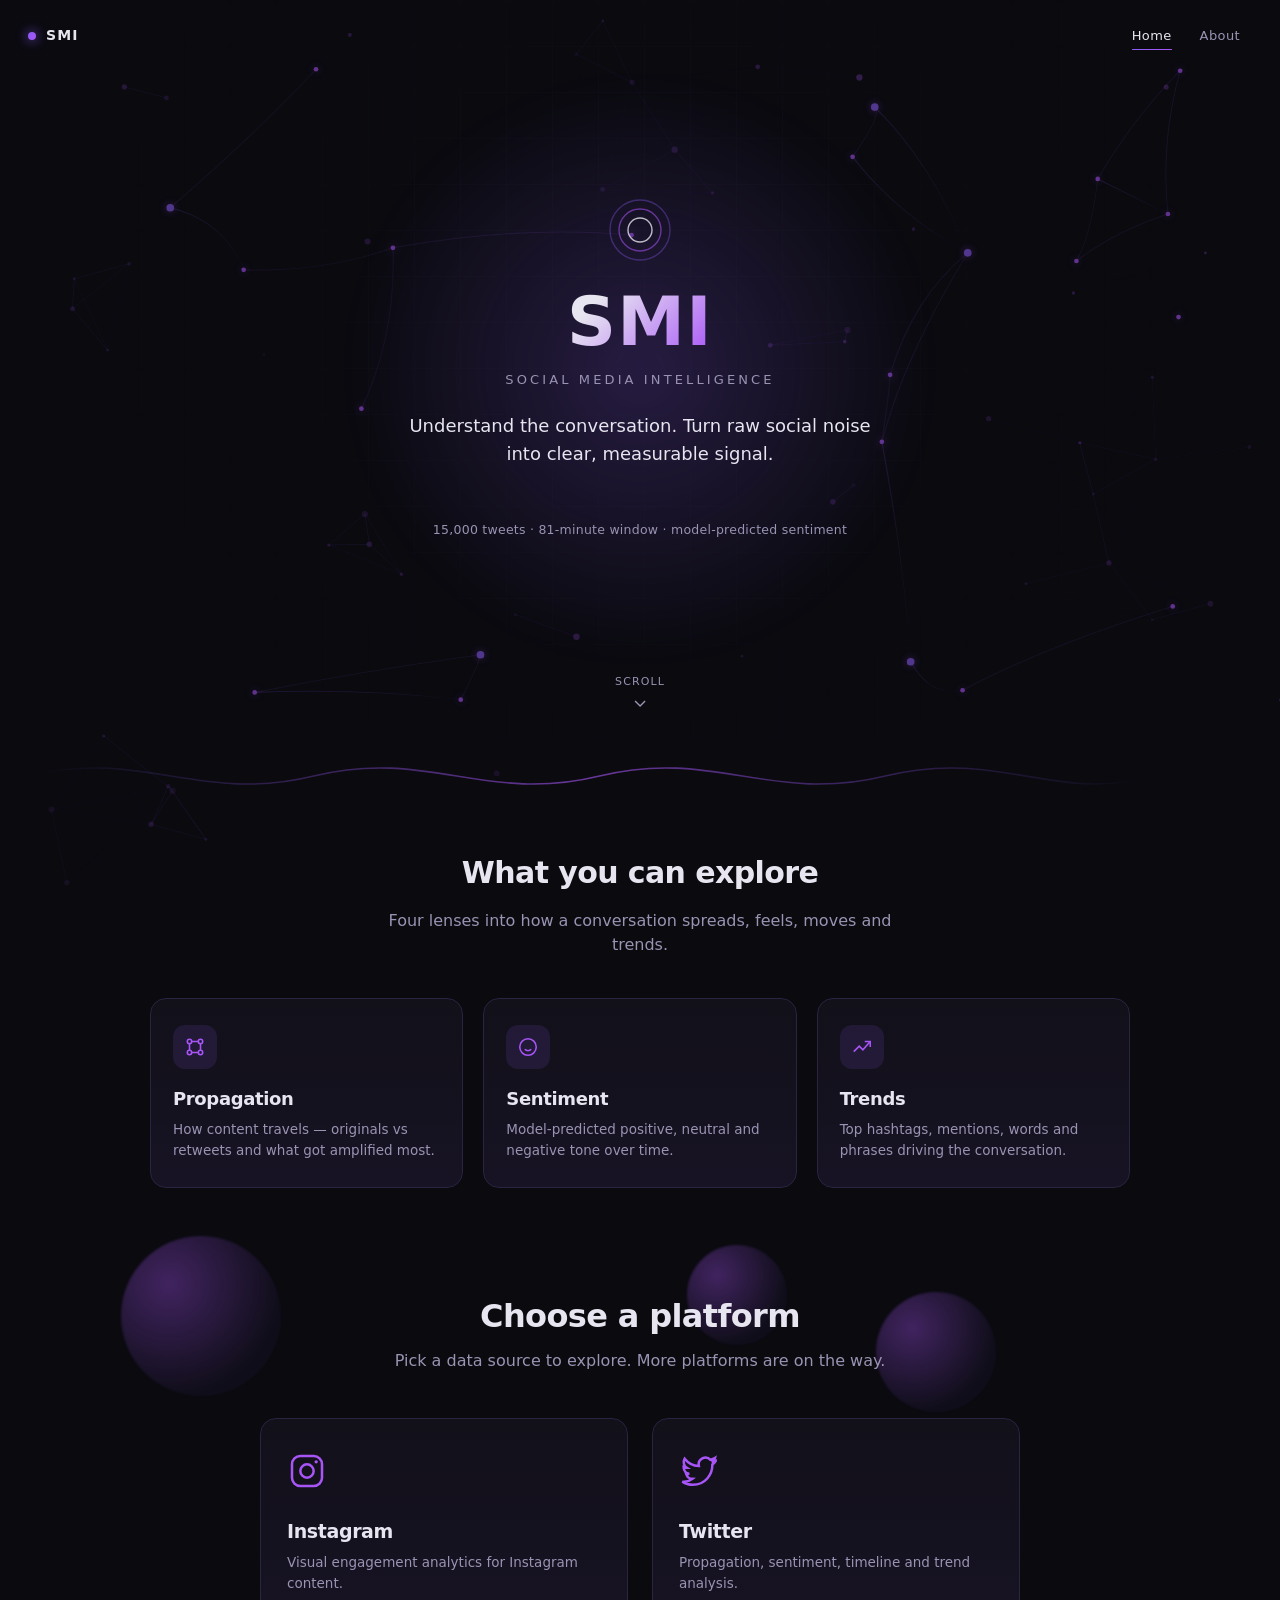
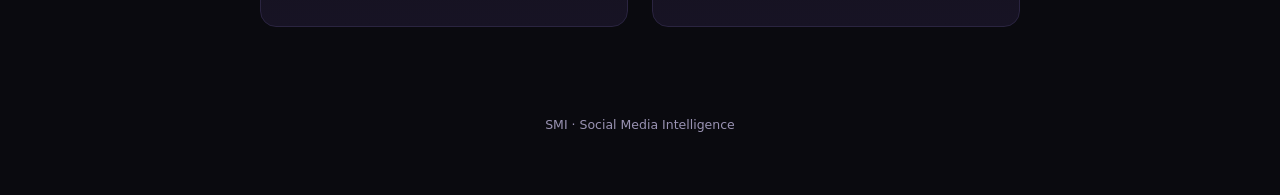
<file: Frontend/index.html>
<!DOCTYPE html>
<html lang="en">
<head>
<meta charset="UTF-8" />
<meta name="viewport" content="width=device-width, initial-scale=1.0, maximum-scale=1.0, user-scalable=no, viewport-fit=cover" />
<title>SMI — Social Media Intelligence</title>
<style>
/* ============================================================
   SMI — theme tokens
   ============================================================ */
:root{
  --bg:#0a0a0f; --surface:#121019; --surface-2:#171324; --border:#2a2440;
  --accent:#8b5cf6; --accent-2:#a855f7; --accent-soft:rgba(139,92,246,.12);
  --text:#e7e5f0; --text-dim:#9a93b3;
  --positive:#34d399; --negative:#f87171;
  --ease:cubic-bezier(.22,1,.36,1); --dur-fast:180ms; --dur-med:320ms; --dur-slow:650ms;
}
*{box-sizing:border-box}
html{scroll-behavior:smooth}
body{
  margin:0; position:relative; z-index:0; background:var(--bg); color:var(--text);
  font-family:"Inter","Geist",system-ui,-apple-system,"Segoe UI",sans-serif;
  line-height:1.55; -webkit-font-smoothing:antialiased; min-height:100vh;
  overflow-x:hidden;
  animation:page-fade-in var(--dur-slow) var(--ease) both;
}
@keyframes page-fade-in{from{opacity:0;transform:translateY(10px)}to{opacity:1;transform:none}}
body.is-leaving{opacity:0;transform:translateY(-6px);transition:opacity .32s var(--ease),transform .32s var(--ease)}
h1,h2,h3,h4{font-weight:700;letter-spacing:-.02em;margin:0 0 .4em 0;color:var(--text)}
a{color:inherit;text-decoration:none}
p{color:var(--text-dim);margin:0 0 1em 0}
.container{max-width:1180px;margin:0 auto;padding:0 28px;position:relative;z-index:1}

/* ---------------- Header (no bar — flows with the page) ---------------- */
.site-header{
  position:absolute; top:0; left:0; right:0; z-index:40;
  display:flex; align-items:center; justify-content:space-between;
  padding:20px 28px;
}
.site-header .brand{display:flex;align-items:center;gap:10px;font-weight:700;letter-spacing:.08em;font-size:14px;text-transform:uppercase;color:var(--text)}
.site-header .brand .dot{width:8px;height:8px;border-radius:50%;background:linear-gradient(135deg,var(--accent),var(--accent-2));box-shadow:0 0 12px var(--accent)}
.site-header .header-nav{display:flex;align-items:center;gap:4px}
.site-header .nav-link{
  position:relative; font-size:13px; letter-spacing:.03em; color:var(--text-dim);
  padding:6px 12px; border-radius:999px;
  transition:color var(--dur-fast) var(--ease), background var(--dur-fast) var(--ease);
}
.site-header .nav-link:hover{color:var(--text); background:var(--accent-soft)}
.site-header .nav-link.active{color:var(--text)}
.site-header .nav-link.active::after{
  content:""; position:absolute; left:12px; right:12px; bottom:2px; height:1px;
  background:linear-gradient(90deg,var(--accent),var(--accent-2)); border-radius:1px;
}

/* ---------------- Ambient network canvas (whole page) ---------------- */
#bg-canvas{position:fixed;inset:0;z-index:-2;pointer-events:none}

/* ---------------- Drifting engagement glyphs (whole page) ---------------- */
#signal-field{position:fixed;inset:0;z-index:-1;pointer-events:none;overflow:hidden}
.signal-glyph{position:absolute;bottom:-40px;opacity:0;filter:drop-shadow(0 0 6px rgba(139,92,246,.25));animation:signal-rise linear infinite}
@keyframes signal-rise{
  0%{transform:translateY(0) scale(.8) rotate(0deg);opacity:0}
  8%{opacity:.55}
  85%{opacity:.35}
  100%{transform:translateY(-115vh) scale(1.05) rotate(8deg);opacity:0}
}

/* ---------------- Hero ---------------- */
.hero{position:relative;min-height:82vh;display:flex;flex-direction:column;align-items:center;justify-content:center;text-align:center;padding:40px 24px;overflow:hidden}
.hero-glow{position:absolute;top:50%;left:50%;width:640px;height:640px;transform:translate(-50%,-50%);background:radial-gradient(circle,rgba(139,92,246,.22),transparent 65%);filter:blur(10px);animation:pulse-glow 7s ease-in-out infinite;pointer-events:none}
@keyframes pulse-glow{0%,100%{opacity:.7;transform:translate(-50%,-50%) scale(1)}50%{opacity:1;transform:translate(-50%,-50%) scale(1.08)}}
.hero-grid{position:absolute;inset:0;background-image:linear-gradient(var(--border) 1px,transparent 1px),linear-gradient(90deg,var(--border) 1px,transparent 1px);background-size:46px 46px;opacity:.16;-webkit-mask-image:radial-gradient(circle at 50% 38%,#000 0%,transparent 68%);mask-image:radial-gradient(circle at 50% 38%,#000 0%,transparent 68%);pointer-events:none}

/* constellation graph behind the hero copy — the page's signature element */
.hero-constellation{position:absolute;inset:0;width:100%;height:100%;overflow:visible;pointer-events:none;opacity:.55}
.hc-edge{fill:none;stroke:url(#hcEdgeGrad);stroke-width:1;opacity:.5}
.hc-node{fill:var(--accent-2);filter:drop-shadow(0 0 4px rgba(168,85,247,.6))}
.hc-node.big{fill:var(--accent)}
.hc-node.pulse{animation:hc-pulse 3.2s ease-in-out infinite}
@keyframes hc-pulse{0%,100%{opacity:.5;r:2.4}50%{opacity:1;r:3.4}}

.mark{position:relative;display:flex;gap:6px;margin-bottom:26px;animation:float-mark 6s ease-in-out infinite;z-index:1}
@keyframes float-mark{0%,100%{transform:translateY(0)}50%{transform:translateY(-6px)}}
.mark svg{display:block}
.hero-eyebrow{position:relative;z-index:1;font-size:12px;letter-spacing:.28em;text-transform:uppercase;color:var(--accent-2);margin-bottom:18px}
.wordmark{position:relative;z-index:1;font-size:clamp(40px,8vw,68px);font-weight:700;letter-spacing:.02em;line-height:1;background:linear-gradient(135deg,var(--text) 20%,var(--accent-2) 100%);-webkit-background-clip:text;background-clip:text;-webkit-text-fill-color:transparent}
.wordmark-sub{position:relative;z-index:1;margin-top:14px;font-size:13px;letter-spacing:.24em;text-transform:uppercase;color:var(--text-dim)}
.tagline{position:relative;z-index:1;margin-top:22px;font-size:18px;color:var(--text);font-weight:400;max-width:480px}
.hero-actions{position:relative;z-index:1;margin-top:34px;display:flex;flex-direction:column;align-items:center;gap:16px}
.hero-meta{font-size:12.5px;letter-spacing:.02em;color:var(--text-dim)}

.btn{display:inline-flex;align-items:center;justify-content:center;gap:8px;font-family:inherit;font-weight:600;font-size:14px;padding:12px 24px;border-radius:999px;border:1px solid var(--accent);background:transparent;color:var(--text);cursor:pointer;position:relative;overflow:hidden;transition:color var(--dur-fast) var(--ease),border-color var(--dur-fast) var(--ease),box-shadow var(--dur-fast) var(--ease),transform var(--dur-fast) var(--ease)}
.btn::before{content:"";position:absolute;inset:0;background:linear-gradient(135deg,var(--accent),var(--accent-2));opacity:0;transition:opacity var(--dur-fast) var(--ease);z-index:-1}
.btn:hover{box-shadow:0 0 24px rgba(139,92,246,.35);transform:translateY(-2px)}
.btn:hover::before{opacity:.16}
.btn:active{transform:translateY(0)}
.btn:focus-visible{outline:2px solid var(--accent-2);outline-offset:3px}

.scroll-cue{position:absolute;bottom:28px;left:50%;transform:translateX(-50%);display:flex;flex-direction:column;align-items:center;gap:6px;font-size:11px;letter-spacing:.1em;text-transform:uppercase;color:var(--text-dim);animation:bob 2.2s ease-in-out infinite}
@keyframes bob{0%,100%{transform:translate(-50%,0)}50%{transform:translate(-50%,6px)}}
@media (min-width:961px){.scroll-cue{animation:none}}

/* reveal-on-scroll */
.reveal{opacity:0;transform:translateY(16px);transition:opacity var(--dur-slow) var(--ease),transform var(--dur-slow) var(--ease)}
.reveal.is-visible{opacity:1;transform:translateY(0)}

/* ---------------- Capabilities ---------------- */
.capabilities{position:relative;padding:36px 0 44px 0;overflow:visible}
.cap-field{position:absolute;inset:-20px 0 0 0;pointer-events:none;overflow:visible;z-index:0}
.cap-chip{position:absolute;padding:6px 12px;border:1px solid var(--border);border-radius:999px;background:rgba(23,19,36,.5);color:var(--text-dim);font-size:11.5px;letter-spacing:.02em;white-space:nowrap;opacity:0;animation:chip-drift 16s ease-in-out infinite}
@keyframes chip-drift{0%{opacity:0;transform:translate(0,10px)}10%{opacity:.5}50%{opacity:.7;transform:translate(var(--dx,14px),-8px)}90%{opacity:.4}100%{opacity:0;transform:translate(0,10px)}}
.capabilities h2,.capabilities .cap-sub{position:relative;z-index:1}
.capabilities h2{text-align:center;font-size:clamp(22px,3vw,30px)}
.cap-sub{text-align:center;max-width:560px;margin:0 auto 40px auto}
.cap-grid{position:relative;z-index:1;display:grid;grid-template-columns:repeat(auto-fit,minmax(240px,1fr));gap:20px;max-width:980px;margin:0 auto}
.cap-card{background:linear-gradient(180deg,var(--surface),var(--surface-2));border:1px solid var(--border);border-radius:16px;padding:26px 22px;display:block;transition:transform var(--dur-med) var(--ease),border-color var(--dur-med) var(--ease),box-shadow var(--dur-med) var(--ease),background var(--dur-med) var(--ease)}
.cap-card:hover{transform:translateY(-4px);border-color:var(--accent);box-shadow:0 16px 40px -16px rgba(139,92,246,.4);background:linear-gradient(180deg,var(--surface-2),var(--accent-soft))}
.cap-card:focus-visible{outline:2px solid var(--accent-2);outline-offset:3px}
.cap-card .icon-wrap{width:44px;height:44px;border-radius:12px;display:flex;align-items:center;justify-content:center;background:var(--accent-soft);color:var(--accent-2);margin-bottom:16px}
.cap-card h3{font-size:18px;margin-bottom:6px}
.cap-card p{font-size:13.5px;margin:0}

/* ---------------- Divider waveform ---------------- */
.wave-divider{position:relative;height:64px;margin:6px 0}
.wave-divider svg{width:100%;height:100%;display:block}
.wave-line{fill:none;stroke:url(#waveGrad);stroke-width:1.6;stroke-linecap:round}

/* ---------------- Chooser ---------------- */
.chooser{position:relative;padding:60px 0 48px 0;overflow:visible}
.chooser-field{position:absolute;inset:-24px 0 0 0;pointer-events:none;overflow:visible;z-index:0;-webkit-mask-image:linear-gradient(to bottom, black 0%, black 72%, transparent 96%);mask-image:linear-gradient(to bottom, black 0%, black 72%, transparent 96%)}
.chooser-orb{position:absolute;border-radius:50%;background:radial-gradient(circle at 30% 30%,rgba(168,85,247,.35),rgba(139,92,246,.05) 70%);filter:blur(1px);animation:orb-drift 22s ease-in-out infinite}
@keyframes orb-drift{0%,100%{transform:translate(0,0)}50%{transform:translate(18px,-22px)}}
.chooser h2,.chooser .chooser-sub{position:relative;z-index:1}
.chooser h2{text-align:center;font-size:clamp(24px,3.4vw,32px);margin-bottom:8px}
.chooser .chooser-sub{text-align:center;margin-bottom:44px}
.platform-grid{position:relative;z-index:1;display:grid;grid-template-columns:repeat(auto-fit,minmax(280px,1fr));gap:24px;max-width:760px;margin:0 auto}
.platform-card{background:linear-gradient(180deg,var(--surface),var(--surface-2));border:1px solid var(--border);border-radius:16px;padding:32px 26px;text-align:left;cursor:pointer;transition:transform var(--dur-med) var(--ease),border-color var(--dur-med) var(--ease),box-shadow var(--dur-med) var(--ease);position:relative;overflow:hidden;display:block}
.platform-card:not(.disabled):hover{transform:translateY(-4px);border-color:var(--accent);box-shadow:0 16px 40px -16px rgba(139,92,246,.4)}
.platform-card:focus-visible{outline:2px solid var(--accent-2);outline-offset:3px}
.platform-card .icon{width:40px;height:40px;margin-bottom:18px;color:var(--accent-2)}
.platform-card h3{font-size:19px;margin-bottom:6px}
.platform-card p{font-size:13.5px;margin:0}
.platform-card.disabled{cursor:not-allowed;opacity:.5}
.platform-card .badge{position:absolute;top:20px;right:20px;font-size:10.5px;letter-spacing:.08em;text-transform:uppercase;padding:4px 10px;border-radius:999px;border:1px solid var(--border);color:var(--text-dim)}

/* ---------------- Footer ---------------- */
footer.site-footer{position:relative;z-index:1;padding:40px 0 60px 0;text-align:center;color:var(--text-dim);font-size:12.5px}

/* ---------------- Responsive ---------------- */
@media (max-width:960px){.container{padding:0 22px}.site-header{padding:16px 22px}}
@media (max-width:760px){
  .chooser{padding:56px 0 72px}
  .platform-grid{grid-template-columns:1fr;max-width:420px}
  .cap-grid{grid-template-columns:1fr;max-width:420px}
  .hero{min-height:70vh;padding:32px 18px}
  .site-header{flex-wrap:wrap;gap:10px}
  .cap-chip{display:none}
}
@media (max-width:480px){
  .container{padding:0 16px}.site-header{padding:12px 16px}.site-header .brand{font-size:12px}.brand-tag{display:none}
  .hero-glow{width:86vw;height:86vw}.wordmark{letter-spacing:0}
  .cap-card,.platform-card{padding:22px 18px}
  .signal-glyph{transform:scale(.8)}
}

@media (prefers-reduced-motion:reduce){
  *,*::before,*::after{animation-duration:.001ms !important;animation-iteration-count:1 !important;transition-duration:.001ms !important;scroll-behavior:auto !important}
  .reveal{transform:none !important}
  .cap-card:hover,.platform-card:hover,.btn:hover{transform:none !important}
  #signal-field,.cap-chip,.chooser-orb,.hc-node.pulse{display:none !important}
}
</style>
</head>
<body>

<canvas id="bg-canvas" aria-hidden="true"></canvas>
<div id="signal-field" aria-hidden="true"></div>

<header class="site-header" id="header"></header>

<section class="hero">
  <div class="hero-glow" aria-hidden="true"></div>
  <div class="hero-grid" aria-hidden="true"></div>

  <!-- signature element: a live-feeling constellation graph standing in for "the conversation" behind the wordmark -->
  <svg class="hero-constellation" id="heroConstellation" viewBox="0 0 1200 700" preserveAspectRatio="xMidYMid slice" aria-hidden="true">
    <defs>
      <linearGradient id="hcEdgeGrad" x1="0" y1="0" x2="1" y2="1">
        <stop offset="0" stop-color="#8b5cf6" stop-opacity="0.55"/>
        <stop offset="1" stop-color="#a855f7" stop-opacity="0.05"/>
      </linearGradient>
    </defs>
    <!-- populated by JS -->
  </svg>

  <div class="mark hero-in" style="--d:0.05s" aria-hidden="true">
    <svg width="64" height="64" viewBox="0 0 64 64" fill="none">
      <circle cx="32" cy="32" r="30" stroke="#8b5cf6" stroke-width="1.4" opacity="0.35"/>
      <circle cx="32" cy="32" r="21" stroke="#a855f7" stroke-width="1.4" opacity="0.55"/>
      <circle cx="32" cy="32" r="12" stroke="#e7e5f0" stroke-width="1.4" opacity="0.8"/>
    </svg>
  </div>

  <div class="wordmark hero-in" style="--d:0.12s">SMI</div>
  <div class="wordmark-sub hero-in" style="--d:0.24s">Social Media Intelligence</div>

  <p class="tagline hero-in" style="--d:0.32s">
    Understand the conversation. Turn raw social noise into clear,
    measurable signal.
  </p>

  <div class="hero-actions hero-in" style="--d:0.42s">
    <span class="hero-meta">15,000 tweets &middot; 81-minute window &middot; model-predicted sentiment</span>
  </div>

  <div class="scroll-cue" aria-hidden="true">
    <span>Scroll</span>
    <svg width="14" height="14" viewBox="0 0 14 14" fill="none"><path d="M2 5L7 10L12 5" stroke="currentColor" stroke-width="1.4"/></svg>
  </div>
</section>

<div class="wave-divider container" aria-hidden="true">
  <svg viewBox="0 0 1180 64" preserveAspectRatio="none">
    <defs>
      <linearGradient id="waveGrad" x1="0" y1="0" x2="1" y2="0">
        <stop offset="0" stop-color="#8b5cf6" stop-opacity="0"/>
        <stop offset="0.5" stop-color="#a855f7" stop-opacity="0.6"/>
        <stop offset="1" stop-color="#8b5cf6" stop-opacity="0"/>
      </linearGradient>
    </defs>
    <path class="wave-line" d="M0,32 C120,4 180,60 300,32 C420,4 480,60 600,32 C720,4 780,60 900,32 C1020,4 1080,60 1180,32" />
  </svg>
</div>

<section class="container capabilities">
  <div class="cap-field" id="capField" aria-hidden="true"></div>
  <h2 class="reveal">What you can explore</h2>
  <p class="cap-sub reveal">Four lenses into how a conversation spreads, feels, moves and trends.</p>

  <div class="cap-grid">
    <a class="cap-card reveal" href="propagation.html">
      <div class="icon-wrap" aria-hidden="true">
        <svg width="22" height="22" viewBox="0 0 24 24" fill="none" stroke="currentColor" stroke-width="1.7">
          <circle cx="6" cy="6" r="2.4"/><circle cx="18" cy="6" r="2.4"/><circle cx="6" cy="18" r="2.4"/><circle cx="18" cy="18" r="2.4"/>
          <path d="M8 6h8M6 8v8M18 8v8M8 18h8"/>
        </svg>
      </div>
      <h3>Propagation</h3>
      <p>How content travels — originals vs retweets and what got amplified most.</p>
    </a>

    <a class="cap-card reveal" href="sentiment.html">
      <div class="icon-wrap" aria-hidden="true">
        <svg width="22" height="22" viewBox="0 0 24 24" fill="none" stroke="currentColor" stroke-width="1.7">
          <circle cx="12" cy="12" r="9"/>
          <path d="M8.5 14.5c1 1 2.2 1.5 3.5 1.5s2.5-.5 3.5-1.5"/>
          <path d="M8.5 9.5h.01M15.5 9.5h.01"/>
        </svg>
      </div>
      <h3>Sentiment</h3>
      <p>Model-predicted positive, neutral and negative tone over time.</p>
    </a>

    <a class="cap-card reveal" href="trend.html">
      <div class="icon-wrap" aria-hidden="true">
        <svg width="22" height="22" viewBox="0 0 24 24" fill="none" stroke="currentColor" stroke-width="1.7">
          <path d="M3 17l6-6 4 4 8-9"/>
          <path d="M15 6h6v6"/>
        </svg>
      </div>
      <h3>Trends</h3>
      <p>Top hashtags, mentions, words and phrases driving the conversation.</p>
    </a>
  </div>
</section>

<section class="chooser container">
  <div class="chooser-field" id="chooserField" aria-hidden="true"></div>
  <h2 class="reveal">Choose a platform</h2>
  <p class="chooser-sub reveal">Pick a data source to explore. More platforms are on the way.</p>

  <div class="platform-grid">
    <a class="platform-card reveal" href="instagram.html" aria-label="Open Instagram analytics">
      <svg class="icon" viewBox="0 0 24 24" fill="none" stroke="currentColor" stroke-width="1.5">
        <rect x="3" y="3" width="18" height="18" rx="5"/>
        <circle cx="12" cy="12" r="4"/>
        <circle cx="17.5" cy="6.5" r="1" fill="currentColor" stroke="none"/>
      </svg>
      <h3>Instagram</h3>
      <p>Visual engagement analytics for Instagram content.</p>
    </a>

    <a class="platform-card reveal" href="twitter.html" aria-label="Open Twitter analytics">
      <svg class="icon" viewBox="0 0 24 24" fill="none" stroke="currentColor" stroke-width="1.5">
        <path d="M22 5.9c-.7.3-1.5.6-2.3.7.8-.5 1.5-1.3 1.8-2.3-.8.5-1.7.8-2.6 1a4.1 4.1 0 0 0-7 3.7A11.6 11.6 0 0 1 3.4 4.6a4.1 4.1 0 0 0 1.3 5.5c-.7 0-1.3-.2-1.9-.5v.1a4.1 4.1 0 0 0 3.3 4 4.2 4.2 0 0 1-1.8.1 4.1 4.1 0 0 0 3.8 2.9A8.3 8.3 0 0 1 2 18.4a11.6 11.6 0 0 0 6.3 1.9c7.5 0 11.7-6.3 11.7-11.7v-.5c.8-.6 1.5-1.3 2-2.1Z"/>
      </svg>
      <h3>Twitter</h3>
      <p>Propagation, sentiment, timeline and trend analysis.</p>
    </a>
  </div>
</section>

<footer class="site-footer container">
  <span class="footer-brand">SMI</span> &middot; Social Media Intelligence
</footer>

<script>
(function(){
  "use strict";

  const prefersReducedMotion =
    window.matchMedia && window.matchMedia("(prefers-reduced-motion: reduce)").matches;

  const palette = {
    accent: "#8b5cf6",
    accent2: "#a855f7",
    text: "#e7e5f0",
    textDim: "#9a93b3",
  };

  /* ---------------- Header ---------------- */
  function renderHeader(container) {
    const navLinks = [
      { href: "index.html", label: "Home" },
      { href: "about.html", label: "About" },
    ];
    const current = (location.pathname.split("/").pop() || "index.html").split("?")[0];
    const nav = navLinks
      .map((l) => `<a class="nav-link${l.href === current ? " active" : ""}" href="${l.href}">${escapeHTML(l.label)}</a>`)
      .join("");
    container.innerHTML = `
      <div class="brand">
        <span class="dot"></span>
        <span>SMI</span>
      </div>
      <nav class="header-nav" aria-label="Primary">${nav}</nav>
    `;
  }

  function escapeHTML(str) {
    if (str === null || str === undefined) return "";
    return String(str).replace(/&/g,"&amp;").replace(/</g,"&lt;").replace(/>/g,"&gt;").replace(/"/g,"&quot;");
  }

  /* ---------------- Scroll reveal ---------------- */
  function initReveal(root = document) {
    const items = root.querySelectorAll(".reveal");
    if (!items.length) return;
    if (prefersReducedMotion || !("IntersectionObserver" in window)) {
      items.forEach((el) => el.classList.add("is-visible"));
      return;
    }
    const observer = new IntersectionObserver((entries) => {
      entries.forEach((entry) => {
        if (entry.isIntersecting) {
          entry.target.classList.add("is-visible");
          observer.unobserve(entry.target);
        }
      });
    }, { threshold: 0.12 });
    items.forEach((el, i) => {
      el.style.transitionDelay = `${Math.min(i, 10) * 60}ms`;
      observer.observe(el);
    });
  }

  /* ---------------- Page transition curtain ---------------- */
  function initPageTransition() {
    if (prefersReducedMotion) return;
    document.addEventListener("click", (e) => {
      const a = e.target.closest("a[href]");
      if (!a) return;
      const href = a.getAttribute("href");
      if (!href || href.startsWith("http") || href.startsWith("#") ||
          href.startsWith("mailto:") || href.startsWith("javascript:")) return;
      e.preventDefault();
      document.body.classList.add("is-leaving");
      let navigated = false;
      const go = () => { if (navigated) return; navigated = true; window.location.href = a.href; };
      document.body.addEventListener("transitionend", go, { once: true });
      setTimeout(go, 380);
    });
  }

  /* ---------------- Ambient network mesh (fixed, full page) ---------------- */
  function initMeshBackground() {
    if (prefersReducedMotion) return;
    const canvas = document.getElementById("bg-canvas");
    const ctx = canvas.getContext("2d");
    let w = 0, h = 0, dpr = 1;
    function resize() {
      dpr = window.devicePixelRatio || 1;
      w = window.innerWidth; h = window.innerHeight;
      canvas.width = w * dpr; canvas.height = h * dpr;
      canvas.style.width = w + "px"; canvas.style.height = h + "px";
      ctx.setTransform(dpr, 0, 0, dpr, 0, 0);
    }
    resize();
    window.addEventListener("resize", resize);

    const count = Math.max(34, Math.min(72, Math.floor((w * h) / 22000)));
    const parts = [];
    for (let i = 0; i < count; i++) {
      parts.push({
        x: Math.random() * w, y: Math.random() * h,
        r: Math.random() * 2.2 + 1.2,
        vx: (Math.random() - 0.5) * 0.32, vy: (Math.random() - 0.5) * 0.32,
        a: Math.random() * 0.18 + 0.12, tw: Math.random() * Math.PI * 2, ts: 0.01 + Math.random() * 0.02,
      });
    }
    const LINK = 150;
    function frame() {
      ctx.clearRect(0, 0, w, h);
      for (let i = 0; i < parts.length; i++) {
        for (let j = i + 1; j < parts.length; j++) {
          const dx = parts[i].x - parts[j].x, dy = parts[i].y - parts[j].y;
          const d = Math.hypot(dx, dy);
          if (d < LINK) {
            ctx.beginPath();
            ctx.moveTo(parts[i].x, parts[i].y);
            ctx.lineTo(parts[j].x, parts[j].y);
            ctx.strokeStyle = `rgba(139, 92, 246, ${(0.10 * (1 - d / LINK)).toFixed(3)})`;
            ctx.lineWidth = 1;
            ctx.stroke();
          }
        }
      }
      for (const p of parts) {
        p.x += p.vx; p.y += p.vy; p.tw += p.ts;
        if (p.x < -10) p.x = w + 10; if (p.x > w + 10) p.x = -10;
        if (p.y < -10) p.y = h + 10; if (p.y > h + 10) p.y = -10;
        const alpha = p.a * (0.65 + 0.35 * Math.sin(p.tw));
        ctx.beginPath();
        ctx.arc(p.x, p.y, p.r, 0, Math.PI * 2);
        ctx.fillStyle = `rgba(168, 85, 247, ${alpha.toFixed(3)})`;
        ctx.fill();
      }
      requestAnimationFrame(frame);
    }
    requestAnimationFrame(frame);
  }

  /* ---------------- Hero constellation (signature graphic) ---------------- */
  function initHeroConstellation() {
    const svg = document.getElementById("heroConstellation");
    if (!svg) return;
    const W = 1200, H = 700;
    const nodes = [];
    const nodeCount = 22;
    for (let i = 0; i < nodeCount; i++) {
      nodes.push({
        x: 60 + Math.random() * (W - 120),
        y: 40 + Math.random() * (H - 80),
        r: Math.random() < 0.18 ? 3.6 : 2.2,
        pulse: Math.random() < 0.35,
      });
    }
    const frag = document.createDocumentFragment();
    const ns = "http://www.w3.org/2000/svg";

    // edges: connect each node to its 1-2 nearest neighbours for an organic web
    nodes.forEach((n, i) => {
      const dists = nodes.map((m, j) => ({ j, d: Math.hypot(n.x - m.x, n.y - m.y) }))
        .filter((e) => e.j !== i).sort((a, b) => a.d - b.d);
      const links = dists.slice(0, 2);
      links.forEach(({ j }) => {
        if (j < i) return; // avoid duplicate edges
        const m = nodes[j];
        const mx = (n.x + m.x) / 2 + (Math.random() - 0.5) * 40;
        const my = (n.y + m.y) / 2 + (Math.random() - 0.5) * 40;
        const path = document.createElementNS(ns, "path");
        path.setAttribute("class", "hc-edge");
        path.setAttribute("d", `M${n.x},${n.y} Q${mx},${my} ${m.x},${m.y}`);
        frag.appendChild(path);
      });
    });

    nodes.forEach((n) => {
      const c = document.createElementNS(ns, "circle");
      c.setAttribute("cx", n.x);
      c.setAttribute("cy", n.y);
      c.setAttribute("r", n.r);
      c.setAttribute("class", "hc-node" + (n.r > 3 ? " big" : "") + (n.pulse ? " pulse" : ""));
      if (n.pulse) c.style.animationDelay = `${(Math.random() * 3).toFixed(2)}s`;
      frag.appendChild(c);
    });

    svg.appendChild(frag);
  }

  /* ---------------- Drifting engagement glyphs (whole page) ---------------- */
  function initSignalField() {
    if (prefersReducedMotion) return;
    const field = document.getElementById("signal-field");
    if (!field) return;

    const glyphs = [
      // heart
      `<svg width="16" height="16" viewBox="0 0 24 24" fill="#f87171"><path d="M12 21s-7.5-4.7-10-9.3C.4 8.4 2 5 5.4 4.4c2-.35 3.9.6 4.9 2.2 1-1.6 2.9-2.55 4.9-2.2C18.6 5 20.2 8.4 18.6 11.7 15.5 16.3 12 21 12 21Z"/></svg>`,
      // retweet
      `<svg width="16" height="16" viewBox="0 0 24 24" fill="none" stroke="#8b5cf6" stroke-width="2"><path d="M17 2l4 4-4 4"/><path d="M3 11V9a4 4 0 0 1 4-4h14"/><path d="M7 22l-4-4 4-4"/><path d="M21 13v2a4 4 0 0 1-4 4H3"/></svg>`,
      // chat
      `<svg width="16" height="16" viewBox="0 0 24 24" fill="none" stroke="#a855f7" stroke-width="2"><path d="M21 11.5a8.5 8.5 0 0 1-8.5 8.5 8.4 8.4 0 0 1-3.9-.94L3 21l1.94-5.6A8.5 8.5 0 1 1 21 11.5Z"/></svg>`,
    ];

    const count = 12;
    for (let i = 0; i < count; i++) {
      const el = document.createElement("div");
      el.className = "signal-glyph";
      el.innerHTML = glyphs[i % glyphs.length];
      el.style.left = `${Math.random() * 100}%`;
      const dur = 14 + Math.random() * 12;
      el.style.animationDuration = `${dur}s`;
      el.style.animationDelay = `${-Math.random() * dur}s`;
      field.appendChild(el);
    }
  }

  /* ---------------- Hashtag / mention field behind capability cards ---------------- */
  function initHashtagField() {
    const field = document.getElementById("capField");
    if (!field) return;
    const terms = ["#trending", "@mention", "#sentiment", "RT ↻", "#dataviz", "♥ 482", "#signal", "#reach"];
    const positions = [
      { top: "6%", left: "4%" }, { top: "14%", left: "70%" }, { top: "58%", left: "2%" },
      { top: "66%", left: "72%" }, { top: "2%", left: "46%" }, { top: "76%", left: "40%" },
      { top: "36%", left: "74%" }, { top: "46%", left: "10%" },
    ];
    terms.forEach((t, i) => {
      const pos = positions[i % positions.length];
      const el = document.createElement("span");
      el.className = "cap-chip";
      el.textContent = t;
      el.style.top = pos.top;
      el.style.left = pos.left;
      el.style.setProperty("--dx", `${(Math.random() - 0.5) * 30}px`);
      el.style.animationDelay = `${(i * 1.6).toFixed(1)}s`;
      field.appendChild(el);
    });
  }

  /* ---------------- Soft drifting orbs behind the platform chooser ---------------- */
  function initChooserField() {
    const field = document.getElementById("chooserField");
    if (!field) return;
    const specs = [
      { size: 160, top: "6%", left: "6%", delay: "0s" },
      { size: 120, top: "18%", left: "70%", delay: "-6s" },
      { size: 100, top: "8%", left: "54%", delay: "-11s" },
    ];
    specs.forEach((s) => {
      const el = document.createElement("div");
      el.className = "chooser-orb";
      el.style.width = `${s.size}px`;
      el.style.height = `${s.size}px`;
      el.style.top = s.top;
      el.style.left = s.left;
      el.style.animationDelay = s.delay;
      field.appendChild(el);
    });
  }

  window.SMI = { palette, renderHeader, initReveal, initPageTransition };

  renderHeader(document.getElementById("header"));
  initReveal();
  initPageTransition();
  initMeshBackground();
  initHeroConstellation();
  initSignalField();
  initHashtagField();
  initChooserField();
})();
</script>
</body>
</html>
</file>
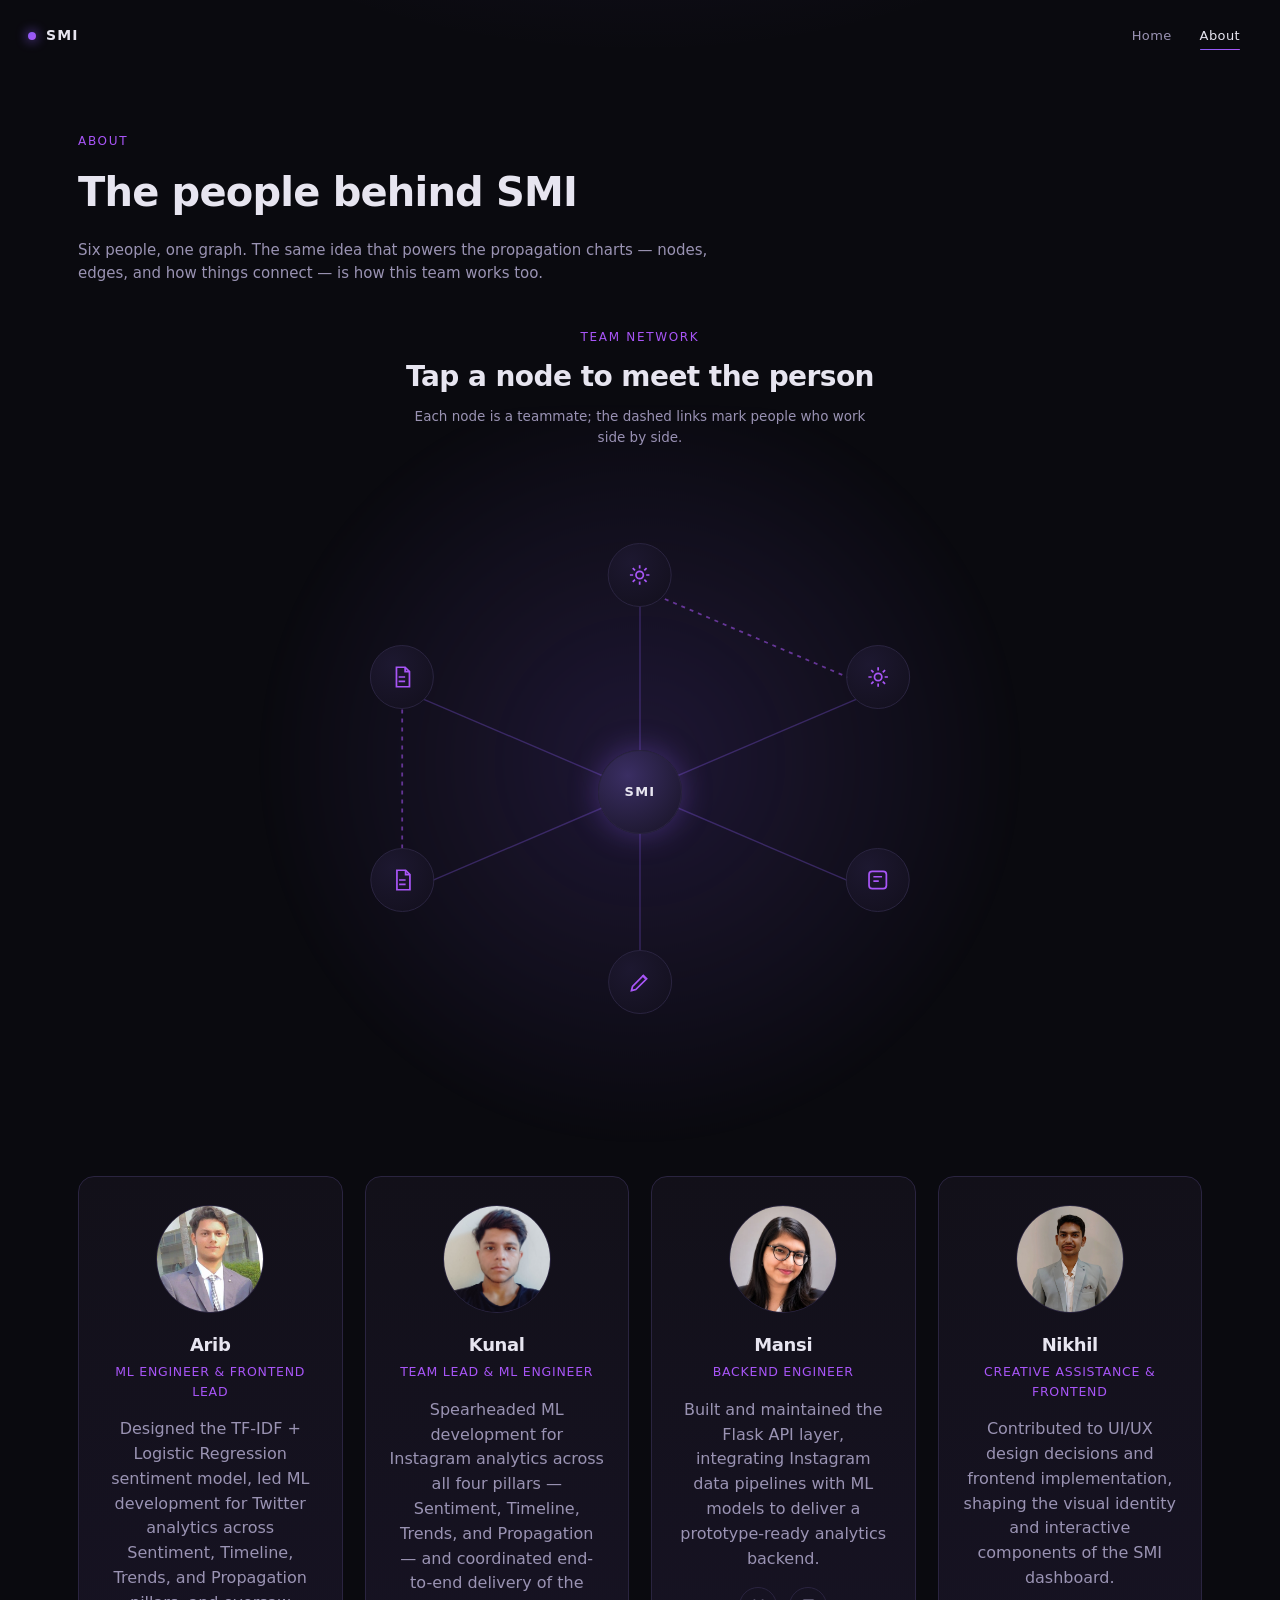
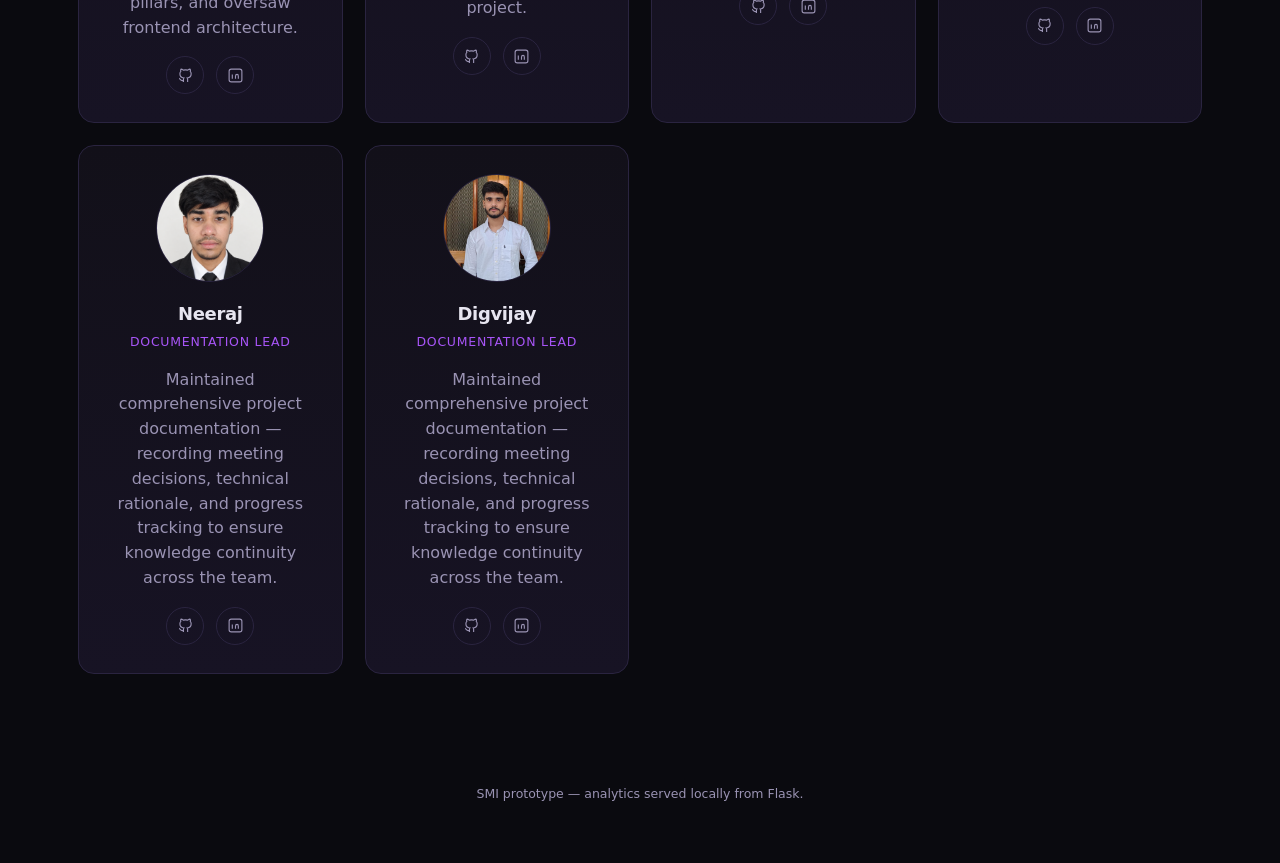
<file: Frontend/about.html>
<!DOCTYPE html>
<html lang="en">
<head>
<meta charset="UTF-8" />
<meta name="viewport" content="width=device-width, initial-scale=1.0" />
<title>About the Team — SMI</title>
<style>
  /* ============================================================
     SMI — About page (fully self-contained: theme + network + cards)
     ============================================================ */

  :root {
    --bg: #0a0a0f;
    --surface: #121019;
    --surface-2: #171324;
    --border: #2a2440;
    --accent: #8b5cf6;
    --accent-2: #a855f7;
    --accent-soft: rgba(139, 92, 246, 0.12);
    --text: #e7e5f0;
    --text-dim: #9a93b3;
    --ease: cubic-bezier(0.22, 1, 0.36, 1);
    --dur-fast: 180ms;
    --dur-med: 320ms;
    --dur-slow: 650ms;
  }

  * { box-sizing: border-box; }
  html { scroll-behavior: smooth; }

  body {
    margin: 0;
    background: var(--bg);
    color: var(--text);
    font-family: "Inter", "Geist", system-ui, -apple-system, "Segoe UI", sans-serif;
    line-height: 1.55;
    -webkit-font-smoothing: antialiased;
    min-height: 100vh;
    background-image: radial-gradient(ellipse 900px 500px at 50% -10%, rgba(139, 92, 246, 0.10), transparent 60%);
    background-repeat: no-repeat;
  }

  h1, h2, h3, h4 { font-weight: 700; letter-spacing: -0.02em; margin: 0 0 0.4em 0; color: var(--text); }
  a { color: inherit; text-decoration: none; }
  p { color: var(--text-dim); margin: 0 0 1em 0; }

  .container { max-width: 1180px; margin: 0 auto; padding: 0 28px; }

  /* ---------------- Header ---------------- */

  .site-header {
    position: sticky; top: 0; z-index: 40;
    display: flex; align-items: center; justify-content: space-between;
    padding: 20px 28px;
  }

  .brand { display: flex; align-items: center; gap: 10px; font-weight: 700; letter-spacing: 0.08em; font-size: 14px; text-transform: uppercase; }
  .brand .dot { width: 8px; height: 8px; border-radius: 50%; background: linear-gradient(135deg, var(--accent), var(--accent-2)); box-shadow: 0 0 12px var(--accent); }

  .back-link {
    display: inline-flex; align-items: center; gap: 6px; font-size: 14px; color: var(--text-dim);
    padding: 8px 14px; border-radius: 999px; border: 1px solid var(--border);
    transition: color var(--dur-fast) var(--ease), border-color var(--dur-fast) var(--ease), background var(--dur-fast) var(--ease);
  }
  .back-link:hover { color: var(--text); border-color: var(--accent); background: var(--accent-soft); }

  /* Primary nav (matches index.html exactly) */
  .site-header .header-nav { display: flex; align-items: center; gap: 4px; }
  .site-header .nav-link {
    position: relative; font-size: 13px; letter-spacing: .03em; color: var(--text-dim);
    padding: 6px 12px; border-radius: 999px;
    transition: color var(--dur-fast) var(--ease), background var(--dur-fast) var(--ease);
  }
  .site-header .nav-link:hover { color: var(--text); background: var(--accent-soft); }
  .site-header .nav-link.active { color: var(--text); }
  .site-header .nav-link.active::after {
    content: ""; position: absolute; left: 12px; right: 12px; bottom: 2px; height: 1px;
    background: linear-gradient(90deg, var(--accent), var(--accent-2)); border-radius: 1px;
  }

  .page-title-block { padding: 56px 0 20px 0; }
  .page-title-block .eyebrow { display: inline-block; font-size: 12px; letter-spacing: 0.14em; text-transform: uppercase; color: var(--accent-2); margin-bottom: 10px; }
  .page-title-block h1 { font-size: clamp(28px, 4vw, 40px); }
  .page-title-block .sub { max-width: 640px; font-size: 15px; }

  .reveal { opacity: 0; transform: translateY(16px); transition: opacity var(--dur-slow) var(--ease), transform var(--dur-slow) var(--ease); }
  .reveal.is-visible { opacity: 1; transform: translateY(0); }

  /* ---------------- Section intro ---------------- */

  .network-intro { padding: 8px 0 6px 0; text-align: center; }
  .network-intro .eyebrow { display: block; font-size: 12px; letter-spacing: 0.14em; text-transform: uppercase; color: var(--accent-2); margin-bottom: 8px; }
  .network-intro h2 { font-size: clamp(22px, 3vw, 28px); margin-bottom: 8px; }
  .network-intro .hint { max-width: 480px; margin: 0 auto; font-size: 13.5px; }

  /* ---------------- Network diagram ---------------- */

  .network-wrap {
    position: relative;
    width: 100%;
    max-width: 820px;
    margin: 20px auto 10px auto;
    aspect-ratio: 4 / 3.1;
  }

  .network-glow {
    position: absolute;
    inset: -10%;
    background: radial-gradient(circle at 50% 46%, rgba(139, 92, 246, 0.16), transparent 60%);
    filter: blur(6px);
    pointer-events: none;
  }

  .network-lines {
    position: absolute;
    inset: 0;
    width: 100%;
    height: 100%;
    overflow: visible;
  }

  .network-lines line, .network-lines path {
    stroke: rgba(139, 92, 246, 0.30);
    stroke-width: 1.4;
    fill: none;
    transition: stroke var(--dur-med) var(--ease), stroke-width var(--dur-med) var(--ease), opacity var(--dur-med) var(--ease);
  }

  .network-lines .pair-line {
    stroke: rgba(168, 85, 247, 0.55);
    stroke-width: 1.8;
    stroke-dasharray: 4 5;
    animation: dash-flow 5s linear infinite;
  }

  @keyframes dash-flow {
    to { stroke-dashoffset: -100; }
  }

  .network-lines.dim-others line:not(.line-active),
  .network-lines.dim-others path:not(.line-active) {
    opacity: 0.15;
  }

  .network-lines .line-active {
    stroke: var(--accent-2);
    stroke-width: 2.2;
    opacity: 1;
  }

  .hub-node {
    position: absolute;
    top: 50%; left: 50%;
    transform: translate(-50%, -50%);
    width: 84px; height: 84px;
    border-radius: 50%;
    display: flex; align-items: center; justify-content: center;
    background: radial-gradient(circle at 35% 30%, #3a2e63, var(--surface-2));
    border: 1px solid var(--border);
    box-shadow: 0 0 30px rgba(139, 92, 246, 0.35);
    animation: hub-pulse 4.5s ease-in-out infinite;
    z-index: 2;
  }

  @keyframes hub-pulse {
    0%, 100% { box-shadow: 0 0 22px rgba(139, 92, 246, 0.28); }
    50% { box-shadow: 0 0 38px rgba(139, 92, 246, 0.5); }
  }

  .hub-node span {
    font-size: 13px;
    font-weight: 700;
    letter-spacing: 0.1em;
    color: var(--text);
  }

  .member-node {
    position: absolute;
    transform: translate(-50%, -50%);
    display: flex;
    flex-direction: column;
    align-items: center;
    gap: 6px;
    cursor: pointer;
    background: none;
    border: none;
    padding: 0;
    z-index: 3;
    animation: node-float 6s ease-in-out infinite;
  }

  @keyframes node-float {
    0%, 100% { margin-top: 0; }
    50% { margin-top: -6px; }
  }

  .member-node .avatar {
    width: 64px; height: 64px;
    border-radius: 50%;
    background: radial-gradient(circle at 35% 30%, #1d1830, #120f1c);
    border: 1.6px solid var(--border);
    display: flex; align-items: center; justify-content: center;
    color: var(--accent-2);
    transition: transform var(--dur-med) var(--ease), border-color var(--dur-med) var(--ease), box-shadow var(--dur-med) var(--ease);
  }

  .member-node .avatar svg { width: 26px; height: 26px; }

  .member-node .node-label {
    font-size: 11.5px;
    font-weight: 600;
    color: var(--text);
    white-space: nowrap;
    opacity: 0;
    transform: translateY(-4px);
    transition: opacity var(--dur-fast) var(--ease), transform var(--dur-fast) var(--ease);
    background: var(--surface);
    border: 1px solid var(--border);
    padding: 3px 9px;
    border-radius: 999px;
  }

  .member-node .node-label .role {
    color: var(--text-dim);
    font-weight: 400;
    margin-left: 4px;
  }

  .member-node:hover .avatar,
  .member-node:focus-visible .avatar {
    transform: scale(1.12);
    border-color: var(--accent);
    box-shadow: 0 0 20px rgba(139, 92, 246, 0.45);
  }

  .member-node:hover .node-label,
  .member-node:focus-visible .node-label {
    opacity: 1;
    transform: translateY(0);
  }

  .member-node:focus-visible {
    outline: none;
  }
  .member-node:focus-visible .avatar {
    outline: 2px solid var(--accent-2);
    outline-offset: 3px;
  }

  /* Mobile fallback: simple connected list instead of freeform network */
  .network-fallback {
    display: none;
  }

  @media (max-width: 620px) {
    .network-wrap { display: none; }
    .network-fallback {
      display: flex;
      flex-direction: column;
      gap: 10px;
      max-width: 460px;
      margin: 24px auto 8px auto;
    }
    .network-fallback a {
      display: flex;
      align-items: center;
      gap: 12px;
      padding: 12px 16px;
      border: 1px solid var(--border);
      border-radius: 999px;
      background: var(--surface);
      font-size: 14px;
      transition: border-color var(--dur-fast) var(--ease), background var(--dur-fast) var(--ease);
    }
    .network-fallback a:hover { border-color: var(--accent); background: var(--accent-soft); }
    .network-fallback .fb-dot {
      width: 8px; height: 8px; border-radius: 50%;
      background: linear-gradient(135deg, var(--accent), var(--accent-2));
      flex-shrink: 0;
    }
    .network-fallback .fb-role { color: var(--text-dim); font-size: 12.5px; margin-left: auto; }
  }

  /* ---------------- Team cards ---------------- */

  .team-grid {
    display: grid;
    grid-template-columns: repeat(auto-fit, minmax(260px, 1fr));
    gap: 22px;
    padding: 56px 0 70px 0;
  }

  .team-card {
    background: linear-gradient(180deg, var(--surface), var(--surface-2));
    border: 1px solid var(--border);
    border-radius: 16px;
    padding: 28px 24px;
    text-align: center;
    scroll-margin-top: 100px;
    transition: transform var(--dur-med) var(--ease), border-color var(--dur-med) var(--ease), box-shadow var(--dur-med) var(--ease);
  }

  .team-card:hover {
    transform: translateY(-4px);
    border-color: rgba(139, 92, 246, 0.55);
    box-shadow: 0 12px 32px -12px rgba(139, 92, 246, 0.30);
  }

  .team-card.pulse {
    animation: card-pulse 1100ms var(--ease);
  }

  @keyframes card-pulse {
    0% { box-shadow: 0 0 0 0 rgba(139, 92, 246, 0.6); border-color: var(--accent); }
    100% { box-shadow: 0 0 0 18px rgba(139, 92, 246, 0); border-color: var(--border); }
  }

  /* Photo placeholder — replace this with an <img> once you have photos */
  .avatar-slot {
    width: 108px;
    height: 108px;
    margin: 0 auto 18px auto;
    border-radius: 50%;
    border: 1.5px dashed var(--border);
    background: var(--surface-2);
    display: flex;
    align-items: center;
    justify-content: center;
    color: var(--text-dim);
    overflow: hidden;
  }

  .avatar-slot svg { width: 34px; height: 34px; opacity: 0.6; }

  .team-card h3 { font-size: 18px; margin-bottom: 4px; }

  .team-card .role {
    font-size: 12.5px;
    letter-spacing: 0.06em;
    text-transform: uppercase;
    color: var(--accent-2);
    margin-bottom: 16px;
  }

  .social-row {
    display: flex;
    align-items: center;
    justify-content: center;
    gap: 12px;
  }

  /* Social link placeholders — set the href on each <a> once profiles are ready */
  .social-link {
    width: 38px;
    height: 38px;
    border-radius: 50%;
    border: 1px solid var(--border);
    display: flex;
    align-items: center;
    justify-content: center;
    color: var(--text-dim);
    transition: color var(--dur-fast) var(--ease), border-color var(--dur-fast) var(--ease), background var(--dur-fast) var(--ease), transform var(--dur-fast) var(--ease);
  }

  .social-link:hover {
    color: var(--text);
    border-color: var(--accent);
    background: var(--accent-soft);
    transform: translateY(-2px);
  }

  .social-link svg { width: 17px; height: 17px; }

  footer.site-footer { padding: 40px 0 60px 0; text-align: center; color: var(--text-dim); font-size: 12.5px; }

  @media (prefers-reduced-motion: reduce) {
    *, *::before, *::after {
      animation-duration: 0.001ms !important;
      animation-iteration-count: 1 !important;
      transition-duration: 0.001ms !important;
      scroll-behavior: auto !important;
    }
    .reveal { transform: none !important; }
    .member-node { animation: none !important; }
    .team-card:hover, .member-node:hover .avatar { transform: none !important; }
  }
</style>
</head>
<body>

<header class="site-header">
  <div class="brand"><span class="dot"></span><span>SMI</span></div>
  <nav class="header-nav" aria-label="Primary">
    <a class="nav-link" href="index.html">Home</a>
    <a class="nav-link active" href="about.html">About</a>
  </nav>
</header>

<main class="container">

  <div class="page-title-block reveal">
    <span class="eyebrow">About</span>
    <h1>The people behind SMI</h1>
    <p class="sub">Six people, one graph. The same idea that powers the propagation charts — nodes, edges, and how things connect — is how this team works too.</p>
  </div>

  <section class="network-intro reveal">
    <span class="eyebrow">Team network</span>
    <h2>Tap a node to meet the person</h2>
    <p class="hint">Each node is a teammate; the dashed links mark people who work side by side.</p>
  </section>

  <!-- Interactive network (desktop / tablet) -->
  <section class="network-wrap" id="networkWrap" aria-label="Interactive team network diagram">
    <div class="network-glow" aria-hidden="true"></div>
    <svg class="network-lines" id="networkLines" aria-hidden="true"></svg>

    <div class="hub-node" aria-hidden="true"><span>SMI</span></div>

    <!-- Node positions are set inline (top/left %) and read by the script to draw connecting lines -->
    <button class="member-node" style="top:18%; left:50%;" data-target="card-arib" data-id="arib" data-pair="kunal" aria-label="Arib, ML Engineer & Frontend Lead — view profile">
      <span class="avatar">
        <svg viewBox="0 0 24 24" fill="none" stroke="currentColor" stroke-width="1.6"><path d="M12 3v3M12 18v3M3 12h3M18 12h3M5.6 5.6l2.1 2.1M16.3 16.3l2.1 2.1M18.4 5.6l-2.1 2.1M7.7 16.3l-2.1 2.1"/><circle cx="12" cy="12" r="3.4"/></svg>
      </span>
      <span class="node-label">Arib<span class="role">ML Engineer & Frontend Lead</span></span>
    </button>

    <button class="member-node" style="top:34%; left:79%;" data-target="card-kunal" data-id="kunal" data-pair="arib" aria-label="Kunal, Team Lead & ML Engineer — view profile">
      <span class="avatar">
        <svg viewBox="0 0 24 24" fill="none" stroke="currentColor" stroke-width="1.6"><path d="M12 3v3M12 18v3M3 12h3M18 12h3M5.6 5.6l2.1 2.1M16.3 16.3l2.1 2.1M18.4 5.6l-2.1 2.1M7.7 16.3l-2.1 2.1"/><circle cx="12" cy="12" r="3.4"/></svg>
      </span>
      <span class="node-label">Kunal<span class="role">Team Lead & ML Engineer</span></span>
    </button>

    <button class="member-node" style="top:66%; left:79%;" data-target="card-mansi" data-id="mansi" aria-label="Mansi, Backend Engineer — view profile">
      <span class="avatar">
        <svg viewBox="0 0 24 24" fill="none" stroke="currentColor" stroke-width="1.6"><rect x="4" y="4" width="16" height="16" rx="3"/><path d="M8 9h8M8 13h5"/></svg>
      </span>
      <span class="node-label">Mansi<span class="role">Backend Engineer</span></span>
    </button>

    <button class="member-node" style="top:82%; left:50%;" data-target="card-nikhil" data-id="nikhil" aria-label="Nikhil, Creative Assistance, Frontend — view profile">
      <span class="avatar">
        <svg viewBox="0 0 24 24" fill="none" stroke="currentColor" stroke-width="1.6"><path d="M4 20l4-1 10-10-3-3L5 16l-1 4Z"/><path d="M14 6l3 3"/></svg>
      </span>
      <span class="node-label">Nikhil<span class="role">Creative · Frontend</span></span>
    </button>

    <button class="member-node" style="top:66%; left:21%;" data-target="card-neeraj" data-id="neeraj" data-pair="digvijay" aria-label="Neeraj, Documentation Lead — view profile">
      <span class="avatar">
        <svg viewBox="0 0 24 24" fill="none" stroke="currentColor" stroke-width="1.6"><path d="M7 3h8l4 4v14H7z"/><path d="M15 3v4h4M9 12h6M9 16h6"/></svg>
      </span>
      <span class="node-label">Neeraj<span class="role">Documentation Lead</span></span>
    </button>

    <button class="member-node" style="top:34%; left:21%;" data-target="card-digvijay" data-id="digvijay" data-pair="neeraj" aria-label="Digvijay, Documentation Lead — view profile">
      <span class="avatar">
        <svg viewBox="0 0 24 24" fill="none" stroke="currentColor" stroke-width="1.6"><path d="M7 3h8l4 4v14H7z"/><path d="M15 3v4h4M9 12h6M9 16h6"/></svg>
      </span>
      <span class="node-label">Digvijay<span class="role">Documentation Lead</span></span>
    </button>
  </section>

  <!-- Mobile fallback list -->
  <nav class="network-fallback" aria-label="Team members">
    <a href="#card-arib"><span class="fb-dot"></span>Arib<span class="fb-role">ML Engineer & Frontend Lead</span></a>
    <a href="#card-kunal"><span class="fb-dot"></span>Kunal<span class="fb-role">Team Lead & ML Engineer</span></a>
    <a href="#card-mansi"><span class="fb-dot"></span>Mansi<span class="fb-role">Backend Engineer</span></a>
    <a href="#card-nikhil"><span class="fb-dot"></span>Nikhil<span class="fb-role">Creative · Frontend</span></a>
    <a href="#card-neeraj"><span class="fb-dot"></span>Neeraj<span class="fb-role">Documentation Lead</span></a>
    <a href="#card-digvijay"><span class="fb-dot"></span>Digvijay<span class="fb-role">Documentation Lead</span></a>
  </nav>

  <!-- Team profile cards -->
  <section class="team-grid" id="teamCards">

    <article class="team-card" id="card-arib">
      <img src="images/arib.jpg" alt="Arib" class="avatar-slot" style="width: 108px; height: 108px; border-radius: 50%; object-fit: cover; border: 1.5px solid var(--border);">
      <h3>Arib</h3>
      <div class="role">ML Engineer & Frontend Lead</div>
      <p>Designed the TF-IDF + Logistic Regression sentiment model, led ML development for Twitter analytics across Sentiment, Timeline, Trends, and Propagation pillars, and oversaw frontend architecture.</p>
      <div class="social-row">
        <a class="social-link" href="https://github.com/aribxz" aria-label="Arib on GitHub" target="_blank" rel="noopener noreferrer">
          <svg viewBox="0 0 24 24" fill="none" stroke="currentColor" stroke-width="1.6"><path d="M9 19c-4.3 1.4-4.3-2.5-6-3m12 5v-3.5c0-1 .1-1.4-.5-2 2.8-.3 5.5-1.4 5.5-6a4.6 4.6 0 0 0-1.3-3.2 4.2 4.2 0 0 0-.1-3.2s-1.1-.3-3.5 1.3a12.3 12.3 0 0 0-6.2 0C6.6 2.8 5.5 3.1 5.5 3.1a4.2 4.2 0 0 0-.1 3.2A4.6 4.6 0 0 0 4.1 9.5c0 4.6 2.7 5.7 5.5 6-.6.6-.6 1.2-.5 2V21"/></svg>
        </a>
        <a class="social-link" href="https://linkedin.com/in/mohammad-arib-salim-14a055371" aria-label="Arib on LinkedIn" target="_blank" rel="noopener noreferrer">
          <svg viewBox="0 0 24 24" fill="none" stroke="currentColor" stroke-width="1.6"><rect x="3" y="3" width="18" height="18" rx="3"/><path d="M7.5 10.5v6M7.5 7.6v.01M12 16.5v-3.6c0-1.3.9-2.4 2.2-2.4 1.3 0 1.8 1 1.8 2.4v3.6"/></svg>
        </a>
      </div>
    </article>

    <article class="team-card" id="card-kunal">
      <img src="images/Kunal.jpeg" alt="Kunal" class="avatar-slot" style="width: 108px; height: 108px; border-radius: 50%; object-fit: cover; border: 1.5px solid var(--border);">
      <h3>Kunal</h3>
      <div class="role">Team Lead & ML Engineer</div>
      <p>Spearheaded ML development for Instagram analytics across all four pillars — Sentiment, Timeline, Trends, and Propagation — and coordinated end-to-end delivery of the project.</p>
      <div class="social-row">
        <a class="social-link" href="https://github.com/kunal-1505" aria-label="Kunal on GitHub" target="_blank" rel="noopener noreferrer">
          <svg viewBox="0 0 24 24" fill="none" stroke="currentColor" stroke-width="1.6"><path d="M9 19c-4.3 1.4-4.3-2.5-6-3m12 5v-3.5c0-1 .1-1.4-.5-2 2.8-.3 5.5-1.4 5.5-6a4.6 4.6 0 0 0-1.3-3.2 4.2 4.2 0 0 0-.1-3.2s-1.1-.3-3.5 1.3a12.3 12.3 0 0 0-6.2 0C6.6 2.8 5.5 3.1 5.5 3.1a4.2 4.2 0 0 0-.1 3.2A4.6 4.6 0 0 0 4.1 9.5c0 4.6 2.7 5.7 5.5 6-.6.6-.6 1.2-.5 2V21"/></svg>
        </a>
        <a class="social-link" href="https://www.linkedin.com/in/kunal-sharma-ba04b6432" aria-label="Kunal on LinkedIn" target="_blank" rel="noopener noreferrer">
          <svg viewBox="0 0 24 24" fill="none" stroke="currentColor" stroke-width="1.6"><rect x="3" y="3" width="18" height="18" rx="3"/><path d="M7.5 10.5v6M7.5 7.6v.01M12 16.5v-3.6c0-1.3.9-2.4 2.2-2.4 1.3 0 1.8 1 1.8 2.4v3.6"/></svg>
        </a>
      </div>
    </article>

    <article class="team-card" id="card-mansi">
      <img src="images/Mansi.jpeg" alt="Mansi" class="avatar-slot" style="width: 108px; height: 108px; border-radius: 50%; object-fit: cover; border: 1.5px solid var(--border);">
      <h3>Mansi</h3>
      <div class="role">Backend Engineer</div>
      <p>Built and maintained the Flask API layer, integrating Instagram data pipelines with ML models to deliver a prototype-ready analytics backend.</p>
      <div class="social-row">
        <a class="social-link" href="https://github.com/Mansi155" aria-label="Mansi on GitHub" target="_blank" rel="noopener noreferrer">
          <svg viewBox="0 0 24 24" fill="none" stroke="currentColor" stroke-width="1.6"><path d="M9 19c-4.3 1.4-4.3-2.5-6-3m12 5v-3.5c0-1 .1-1.4-.5-2 2.8-.3 5.5-1.4 5.5-6a4.6 4.6 0 0 0-1.3-3.2 4.2 4.2 0 0 0-.1-3.2s-1.1-.3-3.5 1.3a12.3 12.3 0 0 0-6.2 0C6.6 2.8 5.5 3.1 5.5 3.1a4.2 4.2 0 0 0-.1 3.2A4.6 4.6 0 0 0 4.1 9.5c0 4.6 2.7 5.7 5.5 6-.6.6-.6 1.2-.5 2V21"/></svg>
        </a>
        <a class="social-link" href="https://www.linkedin.com/in/mansi-chaudhary-1089243a9" aria-label="Mansi on LinkedIn" target="_blank" rel="noopener noreferrer">
          <svg viewBox="0 0 24 24" fill="none" stroke="currentColor" stroke-width="1.6"><rect x="3" y="3" width="18" height="18" rx="3"/><path d="M7.5 10.5v6M7.5 7.6v.01M12 16.5v-3.6c0-1.3.9-2.4 2.2-2.4 1.3 0 1.8 1 1.8 2.4v3.6"/></svg>
        </a>
      </div>
    </article>

    <article class="team-card" id="card-nikhil">
      <img src="images/Nikhil.jpeg" alt="Nikhil" class="avatar-slot" style="width: 108px; height: 108px; border-radius: 50%; object-fit: cover; border: 1.5px solid var(--border);">
      <h3>Nikhil</h3>
      <div class="role">Creative Assistance & Frontend</div>
      <p>Contributed to UI/UX design decisions and frontend implementation, shaping the visual identity and interactive components of the SMI dashboard.</p>
      <div class="social-row">
        <a class="social-link" href="https://github.com/Nik-code-alt" aria-label="Nikhil on GitHub" target="_blank" rel="noopener noreferrer">
          <svg viewBox="0 0 24 24" fill="none" stroke="currentColor" stroke-width="1.6"><path d="M9 19c-4.3 1.4-4.3-2.5-6-3m12 5v-3.5c0-1 .1-1.4-.5-2 2.8-.3 5.5-1.4 5.5-6a4.6 4.6 0 0 0-1.3-3.2 4.2 4.2 0 0 0-.1-3.2s-1.1-.3-3.5 1.3a12.3 12.3 0 0 0-6.2 0C6.6 2.8 5.5 3.1 5.5 3.1a4.2 4.2 0 0 0-.1 3.2A4.6 4.6 0 0 0 4.1 9.5c0 4.6 2.7 5.7 5.5 6-.6.6-.6 1.2-.5 2V21"/></svg>
        </a>
        <a class="social-link" href="https://www.linkedin.com/in/nikhil-gupta-8abb37431" aria-label="Nikhil on LinkedIn" target="_blank" rel="noopener noreferrer">
          <svg viewBox="0 0 24 24" fill="none" stroke="currentColor" stroke-width="1.6"><rect x="3" y="3" width="18" height="18" rx="3"/><path d="M7.5 10.5v6M7.5 7.6v.01M12 16.5v-3.6c0-1.3.9-2.4 2.2-2.4 1.3 0 1.8 1 1.8 2.4v3.6"/></svg>
        </a>
      </div>
    </article>

    <article class="team-card" id="card-neeraj">
      <img src="images/Neeraj.png" alt="Neeraj" class="avatar-slot" style="width: 108px; height: 108px; border-radius: 50%; object-fit: cover; border: 1.5px solid var(--border);">
      <h3>Neeraj</h3>
      <div class="role">Documentation Lead</div>
      <p>Maintained comprehensive project documentation — recording meeting decisions, technical rationale, and progress tracking to ensure knowledge continuity across the team.</p>
      <div class="social-row">
        <a class="social-link" href="https://github.com/neerajbalodhi13-collab" aria-label="Neeraj on GitHub" target="_blank" rel="noopener noreferrer">
          <svg viewBox="0 0 24 24" fill="none" stroke="currentColor" stroke-width="1.6"><path d="M9 19c-4.3 1.4-4.3-2.5-6-3m12 5v-3.5c0-1 .1-1.4-.5-2 2.8-.3 5.5-1.4 5.5-6a4.6 4.6 0 0 0-1.3-3.2 4.2 4.2 0 0 0-.1-3.2s-1.1-.3-3.5 1.3a12.3 12.3 0 0 0-6.2 0C6.6 2.8 5.5 3.1 5.5 3.1a4.2 4.2 0 0 0-.1 3.2A4.6 4.6 0 0 0 4.1 9.5c0 4.6 2.7 5.7 5.5 6-.6.6-.6 1.2-.5 2V21"/></svg>
        </a>
        <a class="social-link" href="https://www.linkedin.com/in/neeraj-balodhi-52bb16431" aria-label="Neeraj on LinkedIn" target="_blank" rel="noopener noreferrer">
          <svg viewBox="0 0 24 24" fill="none" stroke="currentColor" stroke-width="1.6"><rect x="3" y="3" width="18" height="18" rx="3"/><path d="M7.5 10.5v6M7.5 7.6v.01M12 16.5v-3.6c0-1.3.9-2.4 2.2-2.4 1.3 0 1.8 1 1.8 2.4v3.6"/></svg>
        </a>
      </div>
    </article>

    <article class="team-card" id="card-digvijay">
      <img src="images/Digvijay.jpeg" alt="Digvijay" class="avatar-slot" style="width: 108px; height: 108px; border-radius: 50%; object-fit: cover; border: 1.5px solid var(--border);">
      <h3>Digvijay</h3>
      <div class="role">Documentation Lead</div>
      <p>Maintained comprehensive project documentation — recording meeting decisions, technical rationale, and progress tracking to ensure knowledge continuity across the team.</p>
      <div class="social-row">
        <a class="social-link" href="https://github.com/digvijaysinghrajputt" aria-label="Digvijay on GitHub" target="_blank" rel="noopener noreferrer">
          <svg viewBox="0 0 24 24" fill="none" stroke="currentColor" stroke-width="1.6"><path d="M9 19c-4.3 1.4-4.3-2.5-6-3m12 5v-3.5c0-1 .1-1.4-.5-2 2.8-.3 5.5-1.4 5.5-6a4.6 4.6 0 0 0-1.3-3.2 4.2 4.2 0 0 0-.1-3.2s-1.1-.3-3.5 1.3a12.3 12.3 0 0 0-6.2 0C6.6 2.8 5.5 3.1 5.5 3.1a4.2 4.2 0 0 0-.1 3.2A4.6 4.6 0 0 0 4.1 9.5c0 4.6 2.7 5.7 5.5 6-.6.6-.6 1.2-.5 2V21"/></svg>
        </a>
        <a class="social-link" href="https://www.linkedin.com/in/digvijay-singh-8b3544380" aria-label="Digvijay on LinkedIn" target="_blank" rel="noopener noreferrer">
          <svg viewBox="0 0 24 24" fill="none" stroke="currentColor" stroke-width="1.6"><rect x="3" y="3" width="18" height="18" rx="3"/><path d="M7.5 10.5v6M7.5 7.6v.01M12 16.5v-3.6c0-1.3.9-2.4 2.2-2.4 1.3 0 1.8 1 1.8 2.4v3.6"/></svg>
        </a>
      </div>
    </article>

  </section>

</main>

<footer class="site-footer container">
  SMI prototype — analytics served locally from Flask.
</footer>

<script>
(function () {
  const prefersReducedMotion = window.matchMedia && window.matchMedia("(prefers-reduced-motion: reduce)").matches;

  /* ---------------- Scroll reveal ---------------- */
  const revealEls = document.querySelectorAll(".reveal");
  if (prefersReducedMotion || !("IntersectionObserver" in window)) {
    revealEls.forEach(el => el.classList.add("is-visible"));
  } else {
    const io = new IntersectionObserver((entries) => {
      entries.forEach(entry => {
        if (entry.isIntersecting) {
          entry.target.classList.add("is-visible");
          io.unobserve(entry.target);
        }
      });
    }, { threshold: 0.12 });
    revealEls.forEach(el => io.observe(el));
  }

  /* ---------------- Draw network connections ---------------- */
  const wrap = document.getElementById("networkWrap");
  const svg = document.getElementById("networkLines");
  const hub = wrap ? wrap.querySelector(".hub-node") : null;
  const nodes = wrap ? Array.from(wrap.querySelectorAll(".member-node")) : [];

  function centerOf(el) {
    const wrapRect = wrap.getBoundingClientRect();
    const r = el.getBoundingClientRect();
    return {
      x: r.left + r.width / 2 - wrapRect.left,
      y: r.top + r.height / 2 - wrapRect.top,
    };
  }

  function drawNetwork() {
    if (!wrap || !svg || !hub) return;
    const wrapRect = wrap.getBoundingClientRect();
    svg.setAttribute("width", wrapRect.width);
    svg.setAttribute("height", wrapRect.height);
    svg.innerHTML = "";

    const hubC = centerOf(hub);

    // hub -> each member
    nodes.forEach((node) => {
      const c = centerOf(node);
      const line = document.createElementNS("http://www.w3.org/2000/svg", "line");
      line.setAttribute("x1", hubC.x);
      line.setAttribute("y1", hubC.y);
      line.setAttribute("x2", c.x);
      line.setAttribute("y2", c.y);
      line.dataset.id = node.dataset.id;
      line.classList.add("spoke-line");
      svg.appendChild(line);
    });

    // paired collaborators (drawn once per pair)
    const drawnPairs = new Set();
    nodes.forEach((node) => {
      const pairId = node.dataset.pair;
      if (!pairId) return;
      const key = [node.dataset.id, pairId].sort().join("-");
      if (drawnPairs.has(key)) return;
      drawnPairs.add(key);
      const other = nodes.find(n => n.dataset.id === pairId);
      if (!other) return;
      const a = centerOf(node);
      const b = centerOf(other);
      const line = document.createElementNS("http://www.w3.org/2000/svg", "line");
      line.setAttribute("x1", a.x);
      line.setAttribute("y1", a.y);
      line.setAttribute("x2", b.x);
      line.setAttribute("y2", b.y);
      line.classList.add("pair-line");
      line.dataset.pairKey = key;
      svg.appendChild(line);
    });
  }

  if (wrap) {
    drawNetwork();
    window.addEventListener("resize", drawNetwork);
    if ("ResizeObserver" in window) {
      new ResizeObserver(drawNetwork).observe(wrap);
    }

    // Hover: highlight this node's spoke (and pair line, if any)
    nodes.forEach((node) => {
      node.addEventListener("mouseenter", () => highlight(node.dataset.id));
      node.addEventListener("focus", () => highlight(node.dataset.id));
      node.addEventListener("mouseleave", clearHighlight);
      node.addEventListener("blur", clearHighlight);

      node.addEventListener("click", () => {
        const target = document.getElementById(node.dataset.target);
        if (!target) return;
        target.scrollIntoView({ behavior: prefersReducedMotion ? "auto" : "smooth", block: "center" });
        target.classList.remove("pulse");
        // restart animation
        void target.offsetWidth;
        target.classList.add("pulse");
      });
    });

    function highlight(id) {
      svg.classList.add("dim-others");
      svg.querySelectorAll(".spoke-line").forEach(l => {
        if (l.dataset.id === id) l.classList.add("line-active");
      });
      svg.querySelectorAll(".pair-line").forEach(l => {
        if (l.dataset.pairKey && l.dataset.pairKey.includes(id)) l.classList.add("line-active");
      });
    }

    function clearHighlight() {
      svg.classList.remove("dim-others");
      svg.querySelectorAll(".line-active").forEach(l => l.classList.remove("line-active"));
    }
  }
})();
</script>
</body>
</html>
</file>
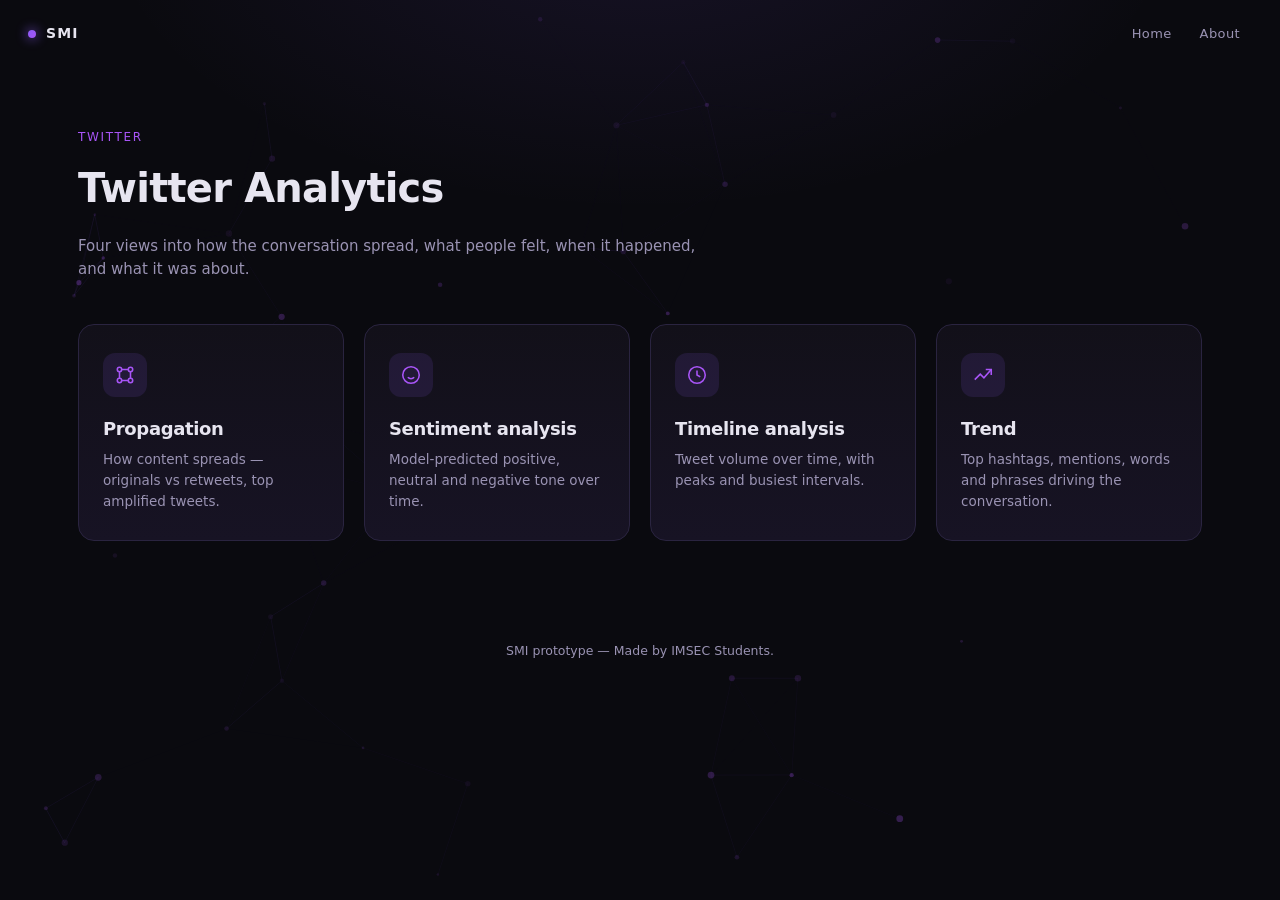
<file: Frontend/twitter.html>
<!DOCTYPE html>
<html lang="en">
<head>
<meta charset="UTF-8" />
<meta name="viewport" content="width=device-width, initial-scale=1.0, maximum-scale=1.0, user-scalable=no, viewport-fit=cover" />
<title>Twitter Analytics — SMI</title>
<link rel="stylesheet" href="assets/styles.css" />
</head>
<body>

<header class="site-header" id="header"></header>

<main class="container">
  <div class="page-title-block reveal">
    <span class="eyebrow">Twitter</span>
    <h1>Twitter Analytics</h1>
    <p class="sub">Four views into how the conversation spread, what people felt, when it happened, and what it was about.</p>
  </div>

  <div class="option-grid">
    <a class="option-card reveal" href="propagation.html">
      <div class="icon-wrap" aria-hidden="true">
        <svg width="22" height="22" viewBox="0 0 24 24" fill="none" stroke="currentColor" stroke-width="1.7">
          <circle cx="6" cy="6" r="2.4"/><circle cx="18" cy="6" r="2.4"/><circle cx="6" cy="18" r="2.4"/><circle cx="18" cy="18" r="2.4"/>
          <path d="M8 6h8M6 8v8M18 8v8M8 18h8"/>
        </svg>
      </div>
      <h3>Propagation</h3>
      <p>How content spreads — originals vs retweets, top amplified tweets.</p>
    </a>

    <a class="option-card reveal" href="sentiment.html">
      <div class="icon-wrap" aria-hidden="true">
        <svg width="22" height="22" viewBox="0 0 24 24" fill="none" stroke="currentColor" stroke-width="1.7">
          <circle cx="12" cy="12" r="9"/>
          <path d="M8.5 14.5c1 1 2.2 1.5 3.5 1.5s2.5-.5 3.5-1.5"/>
          <path d="M8.5 9.5h.01M15.5 9.5h.01"/>
        </svg>
      </div>
      <h3>Sentiment analysis</h3>
      <p>Model-predicted positive, neutral and negative tone over time.</p>
    </a>

    <a class="option-card reveal" href="timeline.html">
      <div class="icon-wrap" aria-hidden="true">
        <svg width="22" height="22" viewBox="0 0 24 24" fill="none" stroke="currentColor" stroke-width="1.7">
          <circle cx="12" cy="12" r="9"/>
          <path d="M12 7v5l3.5 2"/>
        </svg>
      </div>
      <h3>Timeline analysis</h3>
      <p>Tweet volume over time, with peaks and busiest intervals.</p>
    </a>

    <a class="option-card reveal" href="trend.html">
      <div class="icon-wrap" aria-hidden="true">
        <svg width="22" height="22" viewBox="0 0 24 24" fill="none" stroke="currentColor" stroke-width="1.7">
          <path d="M3 17l6-6 4 4 8-9"/>
          <path d="M15 6h6v6"/>
        </svg>
      </div>
      <h3>Trend</h3>
      <p>Top hashtags, mentions, words and phrases driving the conversation.</p>
    </a>
  </div>
</main>

<footer class="site-footer container">
  SMI prototype — Made by IMSEC Students.
</footer>

<script src="assets/app.js"></script>
<script>
  SMI.renderHeader(document.getElementById("header"));
  SMI.initReveal();
</script>
</body>
</html>
</file>
<file: Frontend/assets/styles.css>
/* ============================================================
   SMI Dashboard — shared theme
   ============================================================ */

:root {
  --bg: #0a0a0f;
  --surface: #121019;
  --surface-2: #171324;
  --border: #2a2440;
  --accent: #8b5cf6;
  --accent-2: #a855f7;
  --accent-soft: rgba(139, 92, 246, 0.12);
  --text: #e7e5f0;
  --text-dim: #9a93b3;
  --positive: #34d399;
  --neutral: #a855f7;
  --negative: #f87171;

  --ease: cubic-bezier(0.22, 1, 0.36, 1);
  --dur-fast: 180ms;
  --dur-med: 320ms;
  --dur-slow: 650ms;
}

* {
  box-sizing: border-box;
}

html {
  scroll-behavior: smooth;
}

body {
  margin: 0;
  position: relative;
  z-index: 0;
  background: var(--bg);
  color: var(--text);
  font-family: "Inter", "Geist", system-ui, -apple-system, "Segoe UI", sans-serif;
  font-weight: 400;
  line-height: 1.55;
  -webkit-font-smoothing: antialiased;
  min-height: 100vh;
  background-image:
    radial-gradient(ellipse 900px 500px at 50% -10%, rgba(139, 92, 246, 0.10), transparent 60%);
  background-repeat: no-repeat;
}

h1, h2, h3, h4 {
  font-weight: 700;
  letter-spacing: -0.02em;
  margin: 0 0 0.4em 0;
  color: var(--text);
}

a {
  color: inherit;
  text-decoration: none;
}

p {
  color: var(--text-dim);
  margin: 0 0 1em 0;
}

.container {
  max-width: 1180px;
  margin: 0 auto;
  padding: 0 28px;
}

/* ---------------- Header / nav ---------------- */

.site-header {
  position: sticky;
  top: 0;
  z-index: 40;
  display: flex;
  align-items: center;
  justify-content: space-between;
  padding: 18px 28px;
}

.site-header .brand {
  display: flex;
  align-items: center;
  gap: 10px;
  font-weight: 700;
  letter-spacing: 0.08em;
  font-size: 14px;
  text-transform: uppercase;
  color: var(--text);
}

.site-header .brand .dot {
  width: 8px;
  height: 8px;
  border-radius: 50%;
  background: linear-gradient(135deg, var(--accent), var(--accent-2));
  box-shadow: 0 0 12px var(--accent);
}

.back-link {
  display: inline-flex;
  align-items: center;
  gap: 6px;
  font-size: 14px;
  color: var(--text-dim);
  padding: 8px 14px;
  border-radius: 999px;
  border: 1px solid var(--border);
  transition: color var(--dur-fast) var(--ease), border-color var(--dur-fast) var(--ease), background var(--dur-fast) var(--ease);
}

.back-link:hover {
  color: var(--text);
  border-color: var(--accent);
  background: var(--accent-soft);
}

/* Primary nav (shared across pages) — matches index.html */
.site-header .header-nav {
  display: flex;
  align-items: center;
  gap: 4px;
}

.site-header .nav-link {
  position: relative;
  font-size: 13px;
  letter-spacing: 0.03em;
  color: var(--text-dim);
  padding: 6px 12px;
  border-radius: 999px;
  transition: color var(--dur-fast) var(--ease), background var(--dur-fast) var(--ease);
}

.site-header .nav-link:hover {
  color: var(--text);
  background: var(--accent-soft);
}

.site-header .nav-link.active {
  color: var(--text);
}

.site-header .nav-link.active::after {
  content: "";
  position: absolute;
  left: 12px;
  right: 12px;
  bottom: 2px;
  height: 1px;
  background: linear-gradient(90deg, var(--accent), var(--accent-2));
  border-radius: 1px;
}

.page-title-block {
  padding: 56px 0 28px 0;
}

.page-title-block .eyebrow {
  display: inline-block;
  font-size: 12px;
  letter-spacing: 0.14em;
  text-transform: uppercase;
  color: var(--accent-2);
  margin-bottom: 10px;
}

.page-title-block h1 {
  font-size: clamp(28px, 4vw, 40px);
}

.page-title-block .sub {
  max-width: 620px;
  font-size: 15px;
}

/* ---------------- Buttons ---------------- */

.btn {
  display: inline-flex;
  align-items: center;
  justify-content: center;
  gap: 8px;
  font-family: inherit;
  font-weight: 600;
  font-size: 14px;
  padding: 12px 24px;
  border-radius: 999px;
  border: 1px solid var(--accent);
  background: transparent;
  color: var(--text);
  cursor: pointer;
  position: relative;
  overflow: hidden;
  transition: color var(--dur-fast) var(--ease), border-color var(--dur-fast) var(--ease), box-shadow var(--dur-fast) var(--ease), transform var(--dur-fast) var(--ease);
}

.btn::before {
  content: "";
  position: absolute;
  inset: 0;
  background: linear-gradient(135deg, var(--accent), var(--accent-2));
  opacity: 0;
  transition: opacity var(--dur-fast) var(--ease);
  z-index: -1;
}

.btn:hover {
  box-shadow: 0 0 24px rgba(139, 92, 246, 0.35);
  transform: translateY(-2px);
}

.btn:hover::before {
  opacity: 0.16;
}

.btn:active {
  transform: translateY(0);
}

/* ---------------- Cards ---------------- */

.card {
  background: linear-gradient(180deg, var(--surface), var(--surface-2));
  border: 1px solid var(--border);
  border-radius: 16px;
  padding: 24px;
  position: relative;
  transition: transform var(--dur-med) var(--ease), border-color var(--dur-med) var(--ease), box-shadow var(--dur-med) var(--ease);
}

.card:hover {
  transform: translateY(-4px);
  border-color: rgba(139, 92, 246, 0.55);
  box-shadow: 0 12px 32px -12px rgba(139, 92, 246, 0.30);
}

/* reveal-on-scroll base state */
.reveal {
  opacity: 0;
  transform: translateY(16px);
  transition: opacity var(--dur-slow) var(--ease), transform var(--dur-slow) var(--ease);
}

.reveal.is-visible {
  opacity: 1;
  transform: translateY(0);
}

/* ---------------- KPI cards ---------------- */

.kpi-grid {
  display: grid;
  grid-template-columns: repeat(auto-fit, minmax(190px, 1fr));
  gap: 16px;
  margin-bottom: 32px;
}

.kpi-card {
  background: linear-gradient(180deg, var(--surface), var(--surface-2));
  border: 1px solid var(--border);
  border-radius: 16px;
  padding: 20px 22px;
  transition: transform var(--dur-med) var(--ease), border-color var(--dur-med) var(--ease);
}

.kpi-card:hover {
  transform: translateY(-3px);
  border-color: rgba(139, 92, 246, 0.5);
}

.kpi-card .label {
  font-size: 12px;
  letter-spacing: 0.08em;
  text-transform: uppercase;
  color: var(--text-dim);
  margin-bottom: 8px;
}

.kpi-card .value {
  font-size: 28px;
  font-weight: 700;
  color: var(--text);
  letter-spacing: -0.01em;
  background: linear-gradient(135deg, var(--text), var(--accent-2));
  -webkit-background-clip: text;
  background-clip: text;
}

.kpi-card .value.static-text {
  font-size: 16px;
  -webkit-text-fill-color: initial;
  background: none;
  color: var(--text);
}

/* ---------------- Chart panels ---------------- */

.chart-panel {
  margin-bottom: 28px;
}

.chart-panel h3 {
  font-size: 15px;
  font-weight: 600;
  color: var(--text);
  margin-bottom: 4px;
}

.chart-panel .chart-note {
  font-size: 13px;
  color: var(--text-dim);
  margin-bottom: 14px;
}

.chart-wrap {
  position: relative;
  height: 320px;
}

.chart-wrap.short {
  height: 260px;
}

.charts-grid {
  display: grid;
  grid-template-columns: repeat(auto-fit, minmax(360px, 1fr));
  gap: 20px;
  margin-bottom: 28px;
}

/* ---------------- Tables ---------------- */

.data-table {
  width: 100%;
  border-collapse: collapse;
  font-size: 13.5px;
}

.data-table th {
  text-align: left;
  color: var(--text-dim);
  font-weight: 600;
  font-size: 11.5px;
  letter-spacing: 0.06em;
  text-transform: uppercase;
  padding: 10px 12px;
  border-bottom: 1px solid var(--border);
}

.data-table td {
  padding: 10px 12px;
  border-bottom: 1px solid rgba(42, 36, 64, 0.5);
  color: var(--text);
  vertical-align: top;
}

.data-table tr:hover td {
  background: var(--accent-soft);
}

.data-table td.truncate {
  max-width: 420px;
  overflow: hidden;
  text-overflow: ellipsis;
  white-space: nowrap;
}

/* ---------------- Limitations banner ---------------- */

.limitations-banner {
  margin-top: 36px;
  margin-bottom: 20px;
  padding: 16px 20px;
  border: 1px solid var(--border);
  border-left: 3px solid var(--accent);
  border-radius: 12px;
  background: var(--surface);
  font-size: 13px;
  color: var(--text-dim);
}

.limitations-banner strong {
  color: var(--text);
  display: block;
  margin-bottom: 6px;
  font-size: 13px;
}

.limitations-banner ul {
  margin: 6px 0 0 0;
  padding-left: 18px;
}

.limitations-banner li {
  margin-bottom: 3px;
}

/* ---------------- States: loading / error ---------------- */

.state-msg {
  display: flex;
  flex-direction: column;
  align-items: center;
  justify-content: center;
  gap: 10px;
  padding: 60px 20px;
  color: var(--text-dim);
  text-align: center;
}

.state-msg .spinner {
  width: 22px;
  height: 22px;
  border-radius: 50%;
  border: 2px solid var(--border);
  border-top-color: var(--accent);
  animation: spin 800ms linear infinite;
}

@keyframes spin {
  to { transform: rotate(360deg); }
}

.state-msg.error {
  color: var(--negative);
}

.state-msg .hint {
  font-size: 12.5px;
  color: var(--text-dim);
}

code.inline {
  background: var(--surface-2);
  border: 1px solid var(--border);
  border-radius: 6px;
  padding: 2px 6px;
  font-size: 12px;
}

/* ---------------- Footer ---------------- */

footer.site-footer {
  padding: 40px 0 60px 0;
  text-align: center;
  color: var(--text-dim);
  font-size: 12.5px;
}

/* ---------------- Landing page ---------------- */

.hero {
  position: relative;
  min-height: 78vh;
  display: flex;
  flex-direction: column;
  align-items: center;
  justify-content: center;
  text-align: center;
  padding: 40px 24px;
  overflow: hidden;
}

.hero-glow {
  position: absolute;
  top: 50%;
  left: 50%;
  width: 640px;
  height: 640px;
  transform: translate(-50%, -50%);
  background: radial-gradient(circle, rgba(139, 92, 246, 0.22), transparent 65%);
  filter: blur(10px);
  animation: pulse-glow 7s ease-in-out infinite;
  pointer-events: none;
}

@keyframes pulse-glow {
  0%, 100% { opacity: 0.7; transform: translate(-50%, -50%) scale(1); }
  50% { opacity: 1; transform: translate(-50%, -50%) scale(1.08); }
}

.mark {
  position: relative;
  display: flex;
  gap: 6px;
  margin-bottom: 26px;
  animation: float-mark 6s ease-in-out infinite;
}

/* faint drifting "node" field behind everything (complementary, not focal) */
#bg-canvas {
  position: fixed;
  inset: 0;
  z-index: -1;
  pointer-events: none;
}

@keyframes float-mark {
  0%, 100% { transform: translateY(0); }
  50% { transform: translateY(-6px); }
}

.mark svg { display: block; }

.wordmark {
  font-size: clamp(40px, 8vw, 68px);
  font-weight: 700;
  letter-spacing: 0.02em;
  line-height: 1;
  background: linear-gradient(135deg, var(--text) 20%, var(--accent-2) 100%);
  -webkit-background-clip: text;
  background-clip: text;
  -webkit-text-fill-color: transparent;
}

.wordmark-sub {
  margin-top: 14px;
  font-size: 13px;
  letter-spacing: 0.24em;
  text-transform: uppercase;
  color: var(--text-dim);
}

.tagline {
  margin-top: 22px;
  font-size: 18px;
  color: var(--text);
  font-weight: 400;
  max-width: 480px;
}

.scroll-cue {
  position: absolute;
  bottom: 28px;
  left: 50%;
  transform: translateX(-50%);
  display: flex;
  flex-direction: column;
  align-items: center;
  gap: 6px;
  font-size: 11px;
  letter-spacing: 0.1em;
  text-transform: uppercase;
  color: var(--text-dim);
  animation: bob 2.2s ease-in-out infinite;
}

@keyframes bob {
  0%, 100% { transform: translate(-50%, 0); }
  50% { transform: translate(-50%, 6px); }
}

.chooser {
  padding: 70px 0 90px 0;
}

.chooser h2 {
  text-align: center;
  font-size: clamp(24px, 3.4vw, 32px);
  margin-bottom: 8px;
}

.chooser .chooser-sub {
  text-align: center;
  margin-bottom: 44px;
}

.platform-grid {
  display: grid;
  grid-template-columns: repeat(auto-fit, minmax(280px, 1fr));
  gap: 24px;
  max-width: 760px;
  margin: 0 auto;
}

.platform-card {
  background: linear-gradient(180deg, var(--surface), var(--surface-2));
  border: 1px solid var(--border);
  border-radius: 16px;
  padding: 32px 26px;
  text-align: left;
  cursor: pointer;
  transition: transform var(--dur-med) var(--ease), border-color var(--dur-med) var(--ease), box-shadow var(--dur-med) var(--ease);
  position: relative;
  overflow: hidden;
}

.platform-card:not(.disabled):hover {
  transform: translateY(-4px);
  border-color: var(--accent);
  box-shadow: 0 16px 40px -16px rgba(139, 92, 246, 0.4);
}

.platform-card .icon {
  width: 40px;
  height: 40px;
  margin-bottom: 18px;
  color: var(--accent-2);
}

.platform-card h3 {
  font-size: 19px;
  margin-bottom: 6px;
}

.platform-card p {
  font-size: 13.5px;
  margin: 0;
}

.platform-card.disabled {
  cursor: not-allowed;
  opacity: 0.5;
}

.platform-card .badge {
  position: absolute;
  top: 20px;
  right: 20px;
  font-size: 10.5px;
  letter-spacing: 0.08em;
  text-transform: uppercase;
  padding: 4px 10px;
  border-radius: 999px;
  border: 1px solid var(--border);
  color: var(--text-dim);
}

/* ---------------- Hub option cards ---------------- */

.option-grid {
  display: grid;
  grid-template-columns: repeat(auto-fit, minmax(240px, 1fr));
  gap: 20px;
  padding-bottom: 60px;
}

.option-card {
  background: linear-gradient(180deg, var(--surface), var(--surface-2));
  border: 1px solid var(--border);
  border-radius: 16px;
  padding: 28px 24px;
  display: block;
  transition: transform var(--dur-med) var(--ease), border-color var(--dur-med) var(--ease), box-shadow var(--dur-med) var(--ease);
}

.option-card:hover {
  transform: translateY(-4px);
  border-color: var(--accent);
  box-shadow: 0 16px 40px -16px rgba(139, 92, 246, 0.4);
  background: linear-gradient(180deg, var(--surface-2), var(--accent-soft));
}

.option-card .icon-wrap {
  width: 44px;
  height: 44px;
  border-radius: 12px;
  display: flex;
  align-items: center;
  justify-content: center;
  background: var(--accent-soft);
  color: var(--accent-2);
  margin-bottom: 18px;
}

.option-card h3 {
  font-size: 18px;
  margin-bottom: 6px;
}

.option-card p {
  font-size: 13.5px;
  margin: 0;
}

/* ---------------- Responsive ---------------- */

/* Tablet and below */
@media (max-width: 960px) {
  .container { padding: 0 22px; }
  .site-header { padding: 16px 22px; }
  .charts-grid { grid-template-columns: repeat(auto-fit, minmax(300px, 1fr)); }
}

/* Large phone and below */
@media (max-width: 760px) {
  .page-title-block { padding: 40px 0 22px; }
  .chooser { padding: 56px 0 72px; }
  .card { padding: 20px; }
  .kpi-grid { grid-template-columns: repeat(2, 1fr); }
  .charts-grid { grid-template-columns: 1fr; }
  .platform-grid { grid-template-columns: 1fr; max-width: 420px; }
  .option-grid { grid-template-columns: 1fr; }
  .cap-grid { grid-template-columns: 1fr; max-width: 420px; }
  .chart-wrap { height: 280px; }
  .chart-wrap.short { height: 240px; }
  .hero { min-height: 70vh; padding: 32px 18px; }
  .site-header { flex-wrap: wrap; gap: 10px; }
  .data-table { display: block; width: 100%; overflow-x: auto; }
  .net-svg { width: 680px; max-width: none; }
}

/* Small phone */
@media (max-width: 480px) {
  .container { padding: 0 16px; }
  .site-header { padding: 12px 16px; }
  .site-header .brand { font-size: 12px; }
  .brand-tag { display: none; }
  .kpi-grid { grid-template-columns: 1fr 1fr; }
  .kpi-card { padding: 16px; }
  .kpi-card .value { font-size: 22px; }
  .hero-glow { width: 86vw; height: 86vw; }
  .wordmark { letter-spacing: 0; }
  .chart-wrap { height: 240px; }
  .chart-wrap.short { height: 210px; }
  .page-title-block h1 { font-size: 26px; }
  .footer-brand { display: block; }
  .cap-card,
  .option-card,
  .platform-card { padding: 22px 18px; }
}

/* Very small phone */
@media (max-width: 360px) {
  .kpi-grid { grid-template-columns: 1fr; }
}

/* ---------------- Reduced motion ---------------- */

@media (prefers-reduced-motion: reduce) {
  *, *::before, *::after {
    animation-duration: 0.001ms !important;
    animation-iteration-count: 1 !important;
    transition-duration: 0.001ms !important;
    scroll-behavior: auto !important;
  }
  .reveal {
    transform: none !important;
  }
  .card:hover, .kpi-card:hover, .platform-card:hover, .option-card:hover, .btn:hover {
    transform: none !important;
  }
  .net-pulse { display: none !important; }
}

/* ---------------- Header right cluster ---------------- */

.site-header .header-right {
  display: flex;
  align-items: center;
  gap: 12px;
}

.brand-tag {
  font-size: 11px;
  letter-spacing: 0.08em;
  text-transform: uppercase;
  color: var(--accent-2);
  padding: 6px 12px;
  border-radius: 999px;
  border: 1px solid var(--border);
  background: var(--accent-soft);
}

/* ---------------- Landing: enhanced branding ---------------- */

.hero-grid {
  position: absolute;
  inset: 0;
  background-image:
    linear-gradient(var(--border) 1px, transparent 1px),
    linear-gradient(90deg, var(--border) 1px, transparent 1px);
  background-size: 46px 46px;
  opacity: 0.16;
  -webkit-mask-image: radial-gradient(circle at 50% 38%, #000 0%, transparent 68%);
  mask-image: radial-gradient(circle at 50% 38%, #000 0%, transparent 68%);
  pointer-events: none;
}

.hero-eyebrow {
  position: relative;
  font-size: 12px;
  letter-spacing: 0.28em;
  text-transform: uppercase;
  color: var(--accent-2);
  margin-bottom: 18px;
}

.hero-actions {
  position: relative;
  margin-top: 34px;
  display: flex;
  flex-direction: column;
  align-items: center;
  gap: 16px;
}

.hero-meta {
  font-size: 12.5px;
  letter-spacing: 0.02em;
  color: var(--text-dim);
}

/* staggered hero entrance (above the fold, so animate on load) */
.hero-in {
  opacity: 0;
  transform: translateY(16px);
  animation: hero-in var(--dur-slow) var(--ease) forwards;
  animation-delay: var(--d, 0s);
}

@keyframes hero-in {
  to { opacity: 1; transform: translateY(0); }
}

/* Capability teaser strip */
.capabilities {
  padding: 20px 0 10px 0;
}

.capabilities h2 {
  text-align: center;
  font-size: clamp(22px, 3vw, 30px);
}

.cap-sub {
  text-align: center;
  max-width: 560px;
  margin: 0 auto 40px auto;
}

.cap-grid {
  display: grid;
  grid-template-columns: repeat(auto-fit, minmax(240px, 1fr));
  gap: 20px;
  max-width: 980px;
  margin: 0 auto;
}

.cap-card {
  background: linear-gradient(180deg, var(--surface), var(--surface-2));
  border: 1px solid var(--border);
  border-radius: 16px;
  padding: 26px 22px;
  display: block;
  transition: transform var(--dur-med) var(--ease), border-color var(--dur-med) var(--ease), box-shadow var(--dur-med) var(--ease), background var(--dur-med) var(--ease);
}

.cap-card:hover {
  transform: translateY(-4px);
  border-color: var(--accent);
  box-shadow: 0 16px 40px -16px rgba(139, 92, 246, 0.4);
  background: linear-gradient(180deg, var(--surface-2), var(--accent-soft));
}

.cap-card .icon-wrap {
  width: 44px;
  height: 44px;
  border-radius: 12px;
  display: flex;
  align-items: center;
  justify-content: center;
  background: var(--accent-soft);
  color: var(--accent-2);
  margin-bottom: 16px;
}

.cap-card h3 {
  font-size: 18px;
  margin-bottom: 6px;
}

.cap-card p {
  font-size: 13.5px;
  margin: 0;
}

/* ---------------- Smooth page fade ---------------- */

body {
  animation: page-fade-in var(--dur-slow) var(--ease) both;
}

@keyframes page-fade-in {
  from { opacity: 0; transform: translateY(10px); }
  to { opacity: 1; transform: none; }
}

body.is-leaving {
  opacity: 0;
  transform: translateY(-6px);
  transition: opacity 0.32s var(--ease), transform 0.32s var(--ease);
}

/* ---------------- Propagation network ---------------- */

.net-wrap {
  width: 100%;
  max-width: 860px;
  margin: 6px auto 0;
  overflow-x: auto;
  -webkit-overflow-scrolling: touch;
}

.net-svg {
  width: 100%;
  max-width: 860px;
  height: auto;
  display: block;
  margin: 0 auto;
  overflow: visible;
}

.net-edge {
  fill: none;
  stroke: var(--border);
  stroke-width: 1.2;
  opacity: 0.55;
}

.net-edge.ring {
  stroke: rgba(139, 92, 246, 0.20);
  stroke-width: 1;
}

.net-pulse {
  fill: var(--accent-2);
  filter: drop-shadow(0 0 5px var(--accent));
}

.net-node {
  cursor: pointer;
}

.net-node .net-dot {
  fill: #7c3aed;
  stroke: var(--accent-2);
  stroke-width: 1.5;
  transition: filter var(--dur-fast) var(--ease), r var(--dur-fast) var(--ease);
}

.net-node.hub .net-dot {
  fill: var(--accent-2);
  stroke: #e9d5ff;
  stroke-width: 2;
}

.net-node:hover .net-dot {
  filter: drop-shadow(0 0 12px var(--accent));
}

.net-label {
  fill: var(--text-dim);
  font-size: 11px;
  font-family: inherit;
  pointer-events: none;
  transition: fill var(--dur-fast) var(--ease);
}

.net-node.hub .net-label {
  fill: var(--text);
  font-size: 13px;
  font-weight: 600;
}

.net-node:hover .net-label {
  fill: var(--text);
}

/* Stop the hero scroll-cue from sliding on desktop views */
@media (min-width: 961px) {
  .scroll-cue {
    animation: none;
  }
}
</file>
